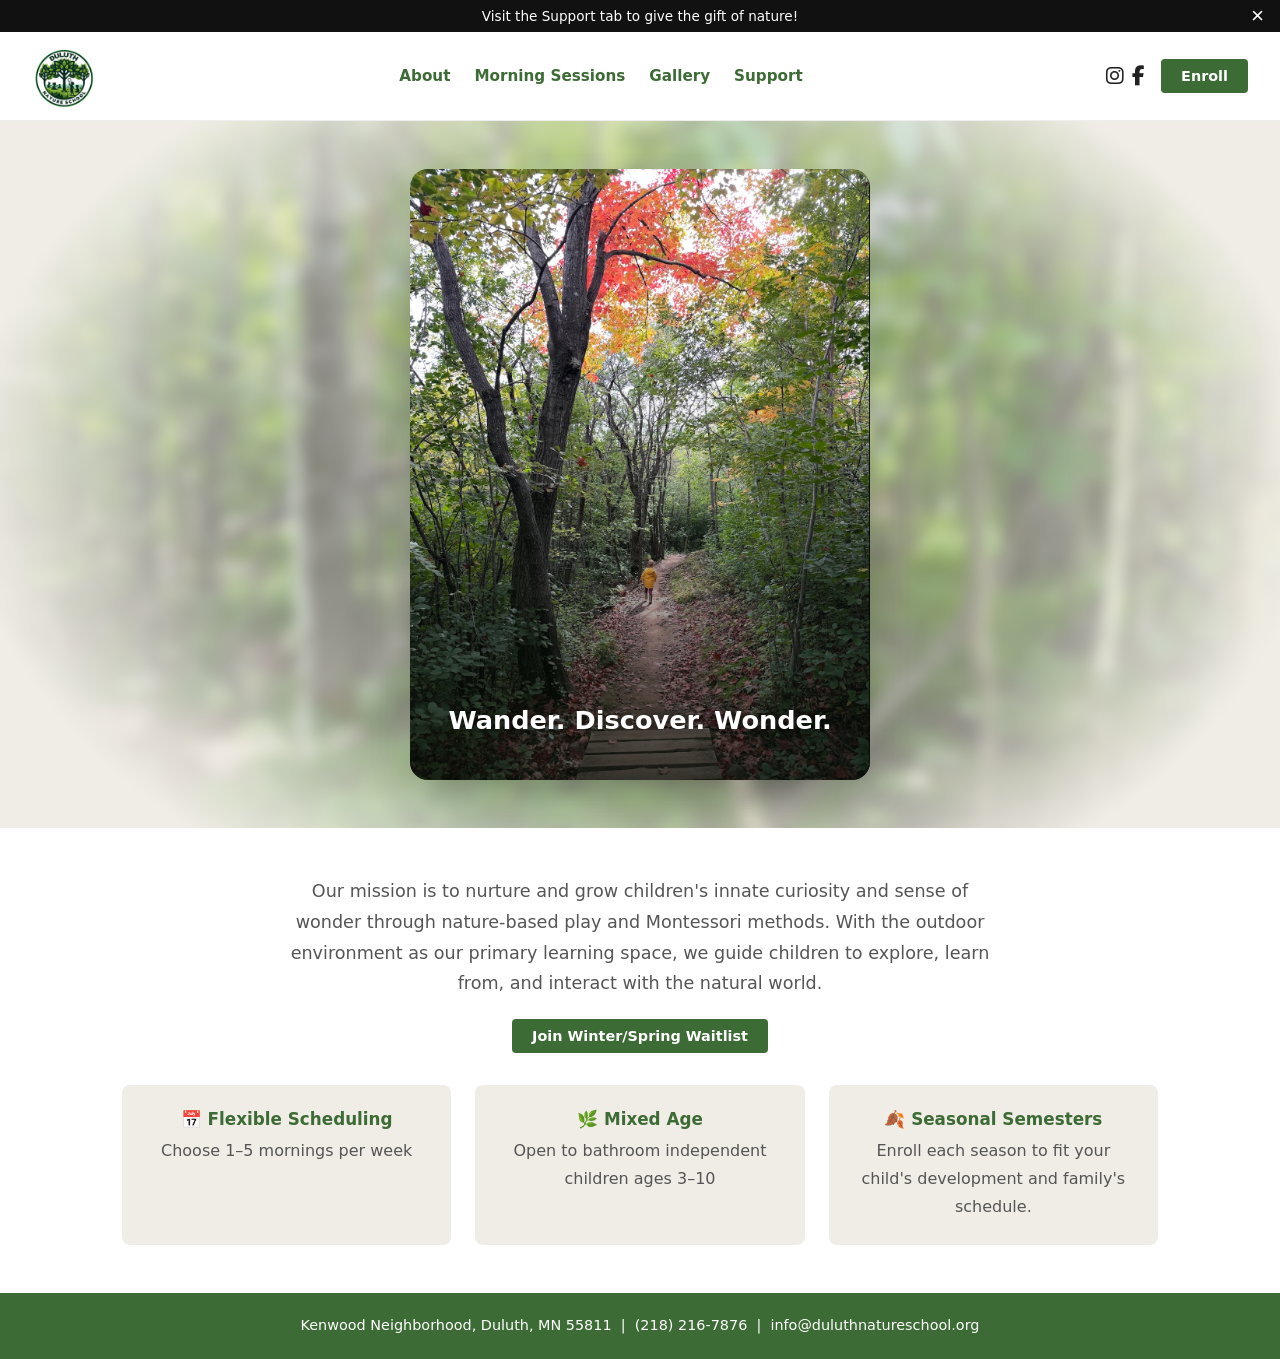
<file: index.html>
<!DOCTYPE html>
<html lang="en">
<head>
  <meta charset="UTF-8">
  <meta name="viewport" content="width=device-width, initial-scale=1.0">
  <title>Duluth Nature School — Wander. Discover. Wonder.</title>
  <meta name="description" content="Duluth Nature School offers nature-based playgroup sessions for children ages 3–10 in the Kenwood Neighborhood, Duluth, MN.">
  <link rel="stylesheet" href="css/style.css">
  <link rel="stylesheet" href="https://cdnjs.cloudflare.com/ajax/libs/font-awesome/6.5.0/css/all.min.css">
</head>
<body>

  <div class="banner">
    Visit the Support tab to give the gift of nature!
    <button class="banner-close" aria-label="Close announcement">×</button>
  </div>

  <nav>
    <div class="nav-logo">
      <a href="index.html"><img src="images/logo.png" alt="Duluth Nature School"></a>
    </div>
    <div class="nav-links">
      <a href="about.html">About</a>
      <a href="sessions.html">Morning Sessions</a>
      <!-- <a href="summer.html">Summer Sessions</a> --> <!-- hidden 2026-09; restore for next summer -->
      <a href="gallery.html">Gallery</a>
      <a href="fundraising.html">Support</a>
    </div>
    <div class="nav-right">
      <div class="nav-social">
        <a href="https://www.instagram.com/duluthnatureschool" target="_blank" rel="noopener" aria-label="Instagram"><i class="fab fa-instagram"></i></a>
        <a href="https://www.facebook.com/duluthnatureschool" target="_blank" rel="noopener" aria-label="Facebook"><i class="fab fa-facebook-f"></i></a>
      </div>
      <a href="enroll.html" class="btn">Enroll</a>
      <button class="nav-menu-btn" aria-label="Open menu">☰</button>
    </div>
  </nav>

  <section class="hero">
    <img class="hero-backdrop" src="images/gallery/forest-backdrop-deer.jpg" alt="" aria-hidden="true">
    <div class="hero-backdrop-fade" aria-hidden="true"></div>
    <div class="hero-photo">
      <img class="hero-bg" src="images/gallery/forest-path-fall.jpg" alt="Child in a yellow raincoat walking a leaf-covered forest path under fall foliage">
      <div class="hero-content">
        <h1 class="hero-title">Wander. Discover. Wonder.</h1>
      </div>
    </div>
  </section>

  <div class="section" style="text-align: center;">
    <p style="font-size:1.1rem; max-width: 720px; margin: 0 auto 1.25rem;">
      Our mission is to nurture and grow children's innate curiosity and sense of wonder through nature-based play and Montessori methods. With the outdoor environment as our primary learning space, we guide children to explore, learn from, and interact with the natural world.
    </p>
    <div style="display: flex; gap: 1rem; justify-content: center; flex-wrap: wrap;">
      <a href="https://docs.google.com/forms/d/e/1FAIpQLSct05Ln7AxzTciEl3DgCRTDCHGw_ZYd-DWiJXUZObcVWbnqHw/viewform" target="_blank" rel="noopener" class="btn">Join Winter/Spring Waitlist</a>
    </div>

    <div class="feature-grid">
      <div class="feature-card">
        <h3>📅 Flexible Scheduling</h3>
        <p>Choose 1–5 mornings per week</p>
      </div>
      <div class="feature-card">
        <h3>🌿 Mixed Age</h3>
        <p>Open to bathroom independent children ages 3–10</p>
      </div>
      <div class="feature-card">
        <h3>🍂 Seasonal Semesters</h3>
        <p>Enroll each season to fit your child's development and family's schedule.</p>
      </div>
    </div>

  </div>

  <footer>
    Kenwood Neighborhood, Duluth, MN 55811 &nbsp;|&nbsp; (218) 216-7876 &nbsp;|&nbsp;
    <a href="mailto:info@duluthnatureschool.org">info@duluthnatureschool.org</a>
  </footer>

  <script src="js/main.js"></script>
</body>
</html>
</file>
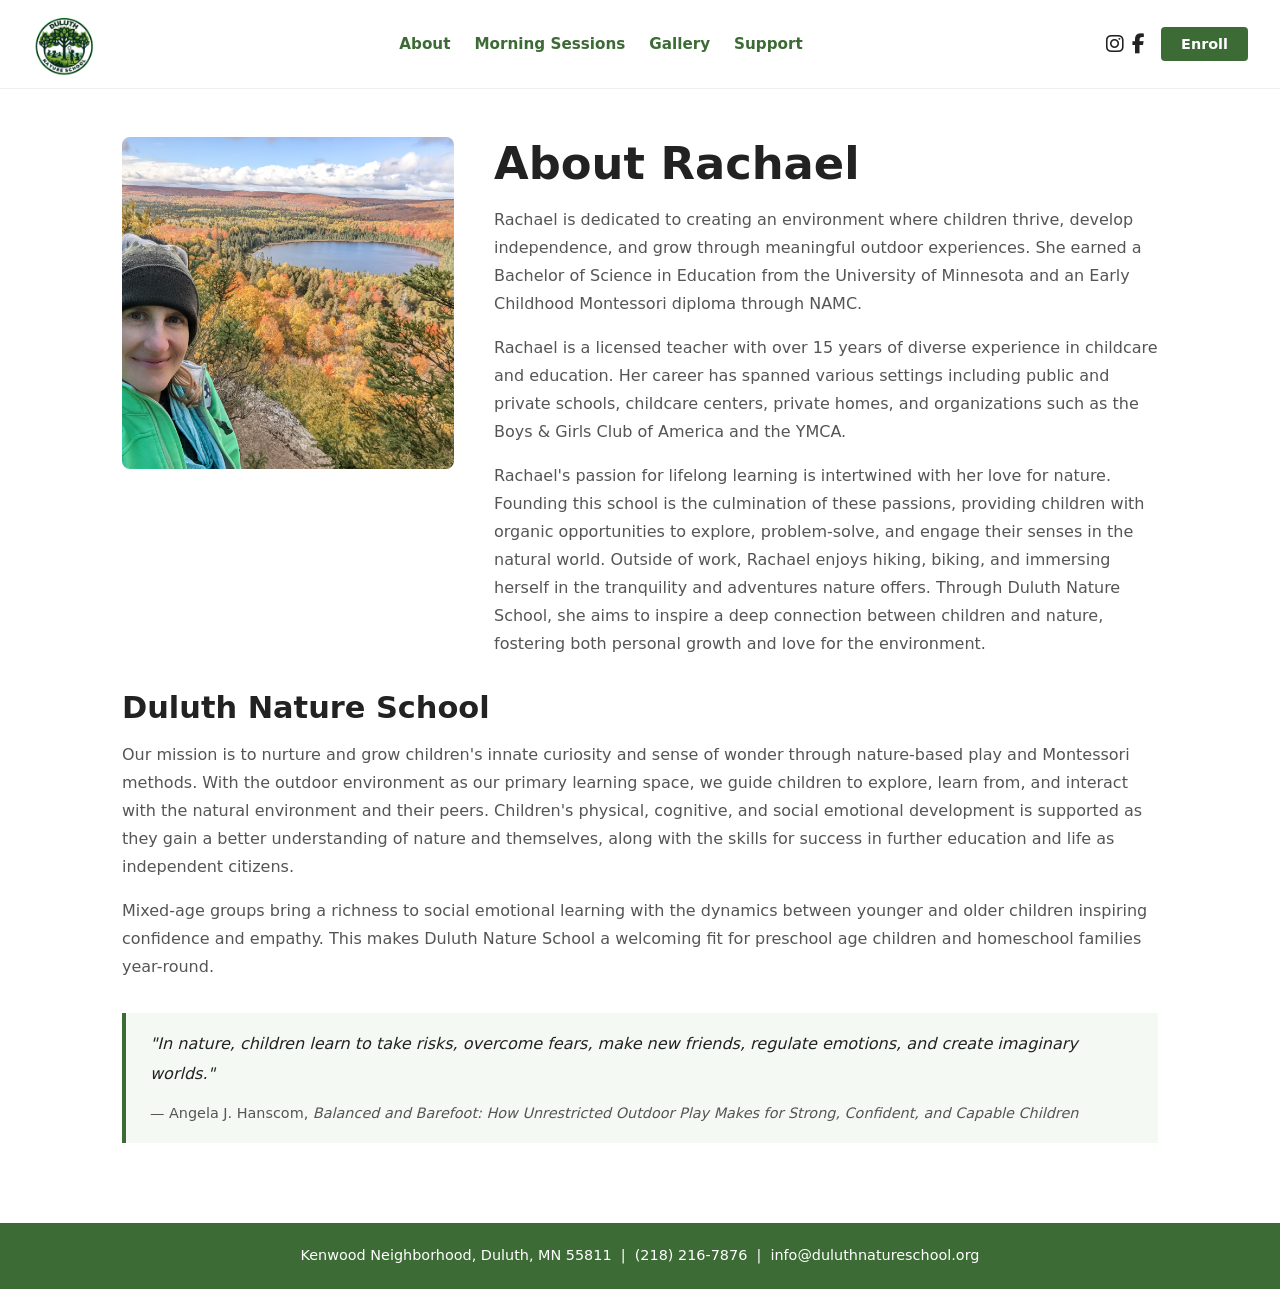
<file: about.html>
<!DOCTYPE html>
<html lang="en">
<head>
  <meta charset="UTF-8">
  <meta name="viewport" content="width=device-width, initial-scale=1.0">
  <title>About — Duluth Nature School</title>
  <meta name="description" content="Meet Rachael and learn about the mission of Duluth Nature School.">
  <link rel="stylesheet" href="css/style.css">
  <link rel="stylesheet" href="https://cdnjs.cloudflare.com/ajax/libs/font-awesome/6.5.0/css/all.min.css">
</head>
<body>

  <nav>
    <div class="nav-logo">
      <a href="index.html"><img src="images/logo.png" alt="Duluth Nature School"></a>
    </div>
    <div class="nav-links">
      <a href="about.html">About</a>
      <a href="sessions.html">Morning Sessions</a>
      <!-- <a href="summer.html">Summer Sessions</a> --> <!-- hidden 2026-09; restore for next summer -->
      <a href="gallery.html">Gallery</a>
      <a href="fundraising.html">Support</a>
    </div>
    <div class="nav-right">
      <div class="nav-social">
        <a href="https://www.instagram.com/duluthnatureschool" target="_blank" rel="noopener" aria-label="Instagram"><i class="fab fa-instagram"></i></a>
        <a href="https://www.facebook.com/duluthnatureschool" target="_blank" rel="noopener" aria-label="Facebook"><i class="fab fa-facebook-f"></i></a>
      </div>
      <a href="enroll.html" class="btn">Enroll</a>
      <button class="nav-menu-btn" aria-label="Open menu">☰</button>
    </div>
  </nav>

  <div class="section">

    <div class="about-layout">
      <img class="about-photo" src="images/aboutme.jpeg" alt="Rachael, founder of Duluth Nature School">
      <div>
        <h1>About Rachael</h1>
        <p>Rachael is dedicated to creating an environment where children thrive, develop independence, and grow through meaningful outdoor experiences. She earned a Bachelor of Science in Education from the University of Minnesota and an Early Childhood Montessori diploma through NAMC.</p>
        <p>Rachael is a licensed teacher with over 15 years of diverse experience in childcare and education. Her career has spanned various settings including public and private schools, childcare centers, private homes, and organizations such as the Boys &amp; Girls Club of America and the YMCA.</p>
        <p>Rachael's passion for lifelong learning is intertwined with her love for nature. Founding this school is the culmination of these passions, providing children with organic opportunities to explore, problem-solve, and engage their senses in the natural world. Outside of work, Rachael enjoys hiking, biking, and immersing herself in the tranquility and adventures nature offers. Through Duluth Nature School, she aims to inspire a deep connection between children and nature, fostering both personal growth and love for the environment.</p>
      </div>
    </div>

    <h2>Duluth Nature School</h2>
    <p>Our mission is to nurture and grow children's innate curiosity and sense of wonder through nature-based play and Montessori methods. With the outdoor environment as our primary learning space, we guide children to explore, learn from, and interact with the natural environment and their peers. Children's physical, cognitive, and social emotional development is supported as they gain a better understanding of nature and themselves, along with the skills for success in further education and life as independent citizens.</p>

    <p>Mixed-age groups bring a richness to social emotional learning with the dynamics between younger and older children inspiring confidence and empathy. This makes Duluth Nature School a welcoming fit for preschool age children and homeschool families year-round.</p>

    <blockquote class="blockquote">
      "In nature, children learn to take risks, overcome fears, make new friends, regulate emotions, and create imaginary worlds."
      <cite>— Angela J. Hanscom, <em>Balanced and Barefoot: How Unrestricted Outdoor Play Makes for Strong, Confident, and Capable Children</em></cite>
    </blockquote>

  </div>

  <footer>
    Kenwood Neighborhood, Duluth, MN 55811 &nbsp;|&nbsp; (218) 216-7876 &nbsp;|&nbsp;
    <a href="mailto:info@duluthnatureschool.org">info@duluthnatureschool.org</a>
  </footer>

  <script src="js/main.js"></script>
</body>
</html>
</file>
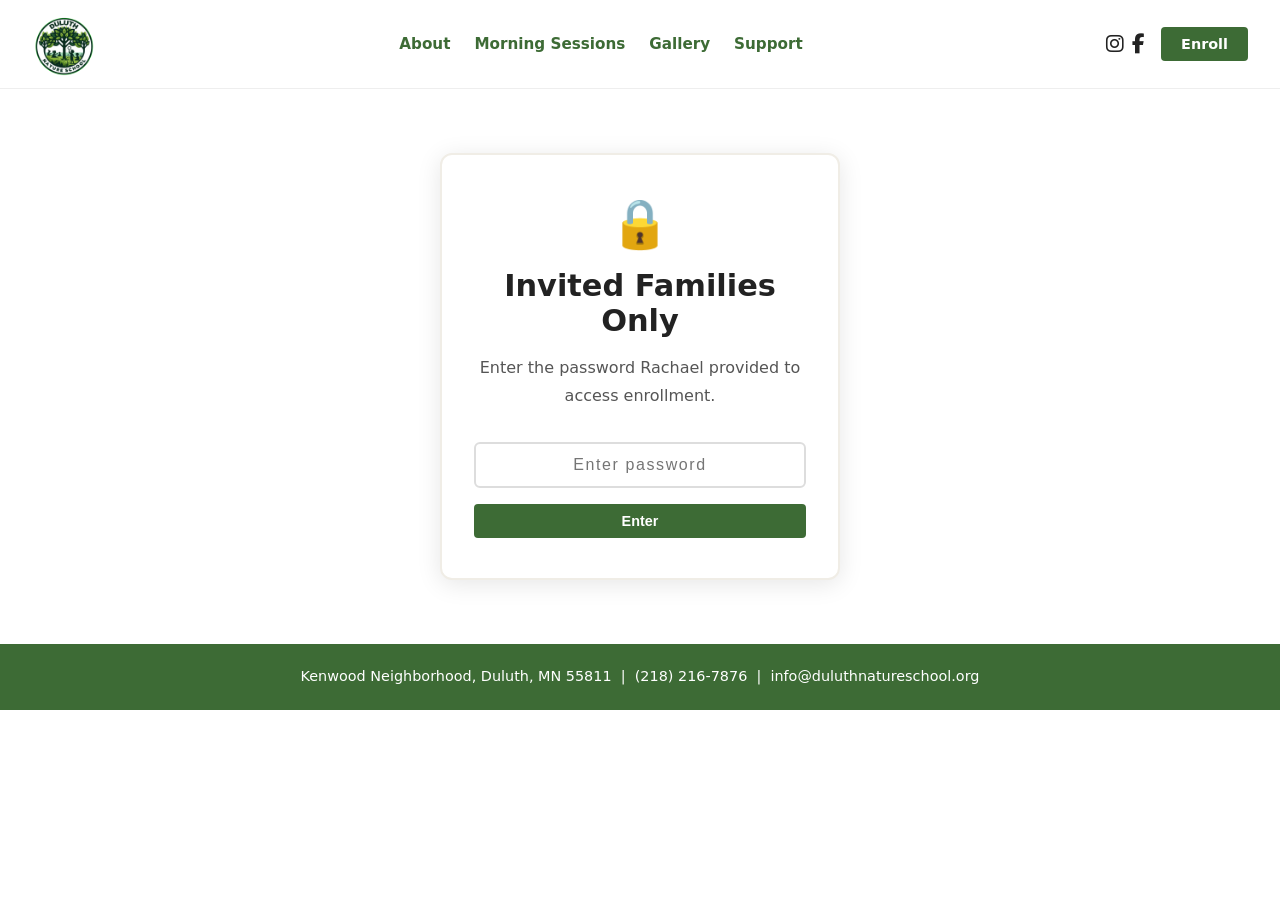
<file: enroll.html>
<!DOCTYPE html>
<html lang="en">
<head>
  <meta charset="UTF-8">
  <meta name="viewport" content="width=device-width, initial-scale=1.0">
  <title>Enroll — Duluth Nature School</title>
  <link rel="stylesheet" href="css/style.css">
  <link rel="stylesheet" href="https://cdnjs.cloudflare.com/ajax/libs/font-awesome/6.5.0/css/all.min.css">
</head>
<body>

  <nav>
    <div class="nav-logo">
      <a href="index.html"><img src="images/logo.png" alt="Duluth Nature School"></a>
    </div>
    <div class="nav-links">
      <a href="about.html">About</a>
      <a href="sessions.html">Morning Sessions</a>
      <!-- <a href="summer.html">Summer Sessions</a> --> <!-- hidden 2026-09; restore for next summer -->
      <a href="gallery.html">Gallery</a>
      <a href="fundraising.html">Support</a>
    </div>
    <div class="nav-right">
      <div class="nav-social">
        <a href="https://www.instagram.com/duluthnatureschool" target="_blank" rel="noopener" aria-label="Instagram"><i class="fab fa-instagram"></i></a>
        <a href="https://www.facebook.com/duluthnatureschool" target="_blank" rel="noopener" aria-label="Facebook"><i class="fab fa-facebook-f"></i></a>
      </div>
      <a href="enroll.html" class="btn">Enroll</a>
      <button class="nav-menu-btn" aria-label="Open menu">☰</button>
    </div>
  </nav>

  <!-- PASSWORD GATE -->
  <div id="password-gate" class="password-gate">
    <div class="lock-icon">🔒</div>
    <h2>Invited Families Only</h2>
    <p style="color: var(--text-light); margin-top: 0.5rem;">Enter the password Rachael provided to access enrollment.</p>
    <input
      type="password"
      id="password-input"
      class="password-input"
      placeholder="Enter password"
      autocomplete="off"
    >
    <button id="password-btn" class="btn" style="width: 100%;">Enter</button>
    <p id="password-error" class="password-error">Incorrect password. Please try again.</p>
  </div>

  <!-- ENROLLMENT CONTENT (hidden until password entered) -->
  <div id="enroll-content" class="enroll-content">

    <div class="section">
      <h1>Enrollment</h1>
      <p>Welcome! Please complete the steps below: fill out the enrollment form with your preferred schedule, then pay your $125 deposit to hold your spot. We'll follow up with a custom tuition invoice once your schedule and session availability are confirmed.</p>

      <p style="margin-top: 0.75rem;">Enrollment below is for the Fall 2026 semester. Interested in Winter or Spring? Currently enrolled students will be placed first, with remaining spots filled from the waitlist. <a href="https://docs.google.com/forms/d/e/1FAIpQLSct05Ln7AxzTciEl3DgCRTDCHGw_ZYd-DWiJXUZObcVWbnqHw/viewform" target="_blank" rel="noopener">Join the Winter/Spring Waitlist →</a></p>

      <!-- STEP 1: ENROLLMENT FORM -->
      <h2 style="margin-top: 2rem;">Step 1: Enrollment Form</h2>
      <div class="form-section">
        <form action="https://formspree.io/f/xdayrepn" method="POST">

          <div class="form-group">
            <label class="form-label" for="parent-name">Parent / Guardian Name *</label>
            <input class="form-input" type="text" id="parent-name" name="parent_name" required>
          </div>

          <div class="form-group">
            <label class="form-label" for="phone">Phone Number *</label>
            <input class="form-input" type="tel" id="phone" name="phone" required>
          </div>

          <div class="form-group">
            <label class="form-label" for="email">Email Address *</label>
            <input class="form-input" type="email" id="email" name="email" required>
          </div>

          <div class="form-group">
            <label class="form-label" for="child-name">Child's Name *</label>
            <input class="form-input" type="text" id="child-name" name="child_name" required>
          </div>

          <div class="form-group">
            <label class="form-label" for="child-dob">Child's Date of Birth *</label>
            <input class="form-input" type="date" id="child-dob" name="child_dob" required>
          </div>

          <div class="form-group">
            <label class="form-label">Semester Enrolling For</label>
            <p style="margin: 0.25rem 0 0;">Fall 2026 (Sep 14 – Dec 17)</p>
            <input type="hidden" name="semester" value="Fall 2026">
          </div>

          <div class="form-group">
            <label class="form-label">Morning Session Days (8:30–11:30am)</label>
            <div class="checkbox-group">
              <label class="checkbox-label">
                <input type="checkbox" name="morning_days" value="Monday"> Monday
              </label>
              <label class="checkbox-label">
                <input type="checkbox" name="morning_days" value="Tuesday"> Tuesday
              </label>
              <label class="checkbox-label">
                <input type="checkbox" name="morning_days" value="Wednesday"> Wednesday
              </label>
              <label class="checkbox-label">
                <input type="checkbox" name="morning_days" value="Thursday"> Thursday
              </label>
              <label class="checkbox-label">
                <input type="checkbox" name="morning_days" value="Friday"> Friday
              </label>
            </div>
          </div>

          <button type="submit" class="btn" style="margin-top: 0.5rem;">Submit Enrollment Form</button>
        </form>
      </div>

      <!-- STEP 2: PAY DEPOSIT -->
      <h2 style="margin-top: 3rem;">Step 2: Pay $125 Deposit</h2>
      <p>New to Duluth Nature School? Pay your $125 deposit to hold your child's spot — it will be credited toward your tuition payment for the semester. You'll be taken to a secure Stripe payment page.</p>
      <a href="https://buy.stripe.com/aFafZigwG3XXcVe6aU2go04" class="btn" style="margin-bottom: 1.5rem;" target="_blank" rel="noopener">Pay $125 Deposit</a>

      <!-- STEP 3: PAY TUITION -->
      <h2 style="margin-top: 3rem;">Step 3: Pay Tuition</h2>
      <p>Tuition is billed per day at <strong>$40/day</strong> based on your confirmed schedule. Once your schedule and session availability are confirmed, we'll send a custom invoice for the semester with your $125 deposit already credited. Enrolling more than one child? You'll pay separately for each child: full price for your first child, and 30% off for each additional child. Tuition is due two weeks before your semester begins.</p>

    </div>
  </div>

  <footer>
    Kenwood Neighborhood, Duluth, MN 55811 &nbsp;|&nbsp; (218) 216-7876 &nbsp;|&nbsp;
    <a href="mailto:info@duluthnatureschool.org">info@duluthnatureschool.org</a>
  </footer>

  <script src="js/main.js"></script>
</body>
</html>
</file>
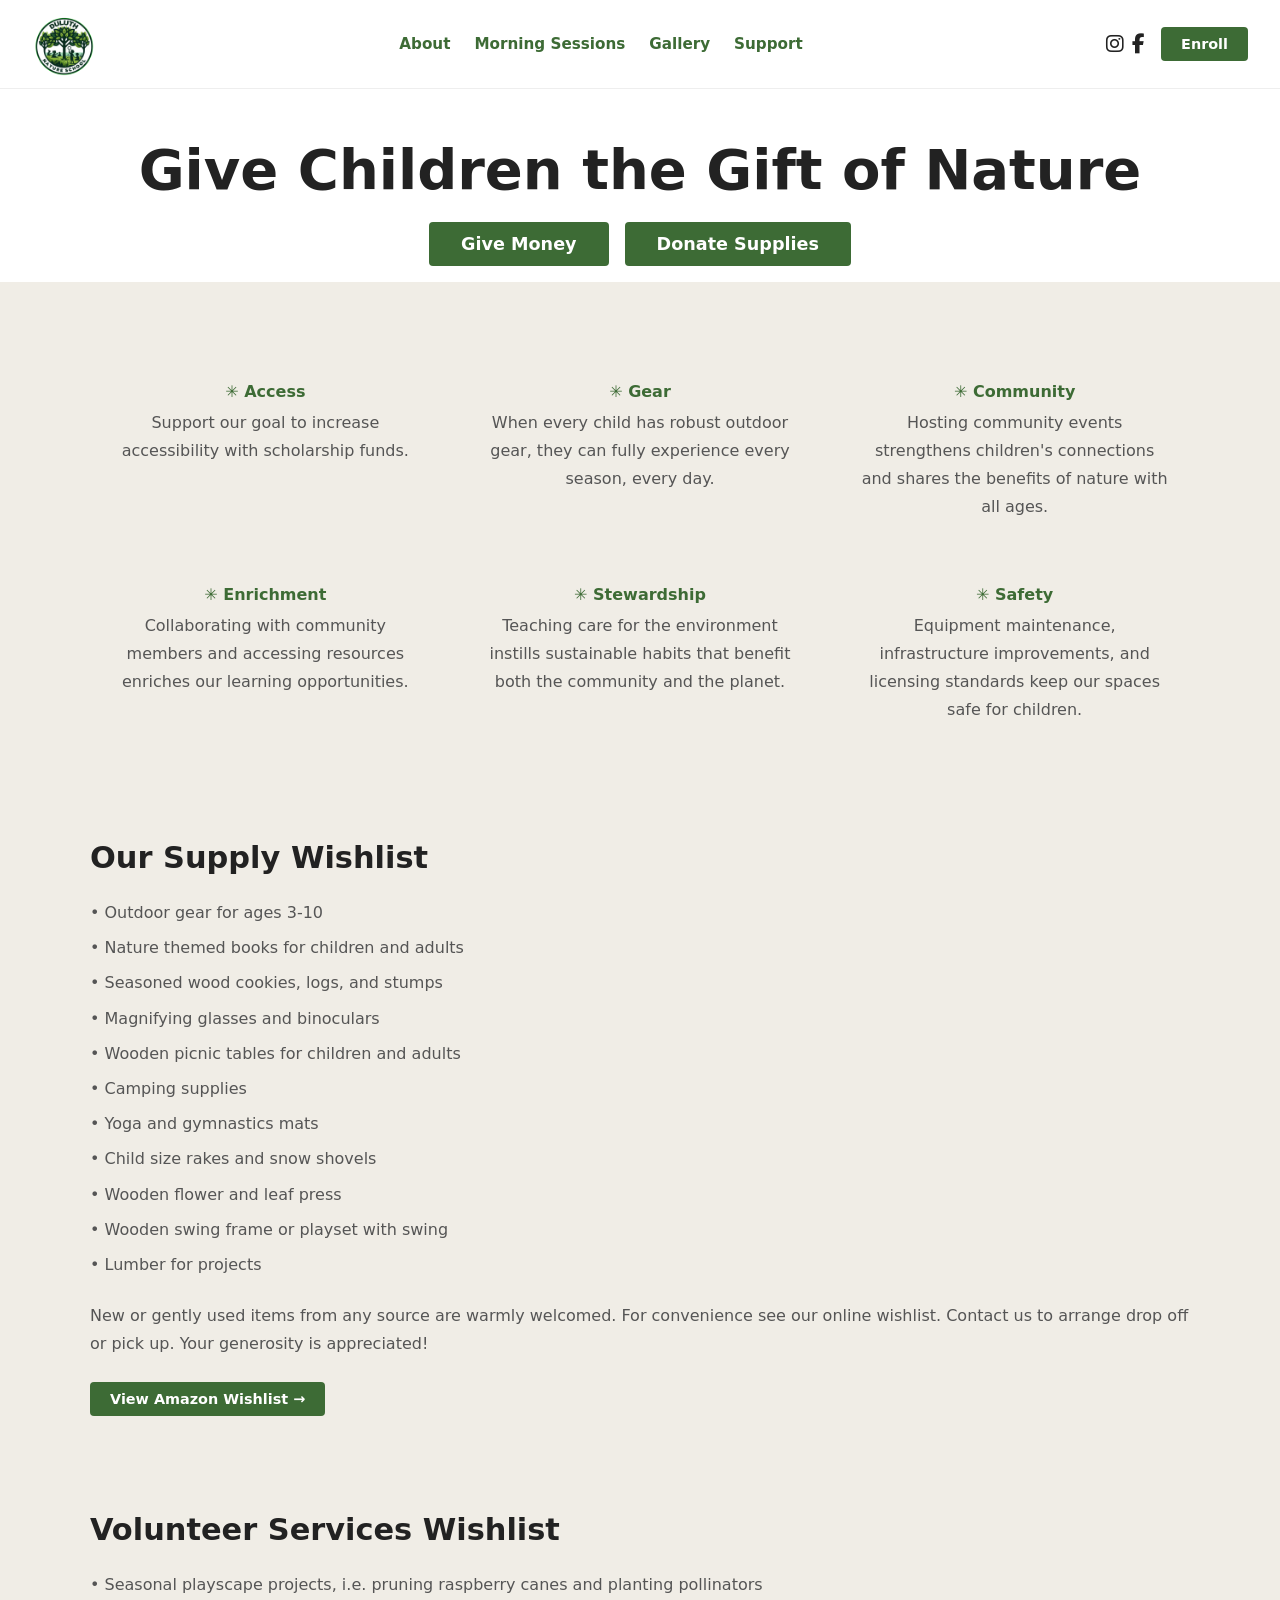
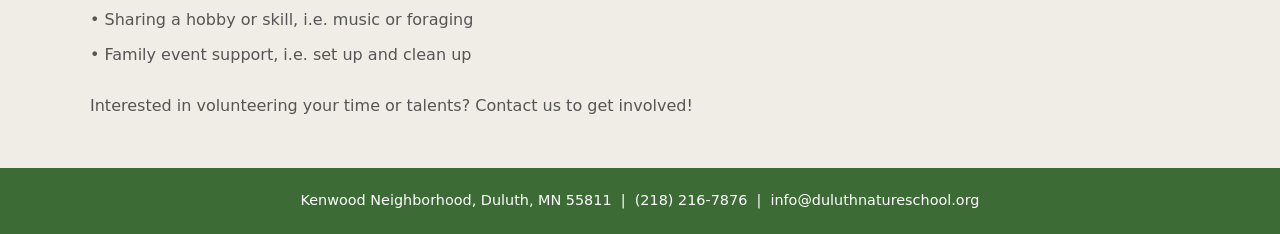
<file: fundraising.html>
<!DOCTYPE html>
<html lang="en">
<head>
  <meta charset="UTF-8">
  <meta name="viewport" content="width=device-width, initial-scale=1.0">
  <title>Support — Duluth Nature School</title>
  <meta name="description" content="Support nature education for children in Duluth. Your donation helps with access, gear, community, and more.">
  <link rel="stylesheet" href="css/style.css">
  <link rel="stylesheet" href="https://cdnjs.cloudflare.com/ajax/libs/font-awesome/6.5.0/css/all.min.css">
</head>
<body>

  <nav>
    <div class="nav-logo">
      <a href="index.html"><img src="images/logo.png" alt="Duluth Nature School"></a>
    </div>
    <div class="nav-links">
      <a href="about.html">About</a>
      <a href="sessions.html">Morning Sessions</a>
      <!-- <a href="summer.html">Summer Sessions</a> --> <!-- hidden 2026-09; restore for next summer -->
      <a href="gallery.html">Gallery</a>
      <a href="fundraising.html">Support</a>
    </div>
    <div class="nav-right">
      <div class="nav-social">
        <a href="https://www.instagram.com/duluthnatureschool" target="_blank" rel="noopener" aria-label="Instagram"><i class="fab fa-instagram"></i></a>
        <a href="https://www.facebook.com/duluthnatureschool" target="_blank" rel="noopener" aria-label="Facebook"><i class="fab fa-facebook-f"></i></a>
      </div>
      <a href="enroll.html" class="btn">Enroll</a>
      <button class="nav-menu-btn" aria-label="Open menu">☰</button>
    </div>
  </nav>

  <div class="fundraising-hero">
    <h1>Give Children the Gift of Nature</h1>
    <div style="display: flex; gap: 1rem; justify-content: center; flex-wrap: wrap; margin-top: 1.25rem;">
      <a href="https://buy.stripe.com/5kQ28sfsC6654oI6aU2go00" target="_blank" rel="noopener" class="btn" style="font-size: 1.1rem; padding: 0.75rem 2rem;">Give Money</a>
      <a href="#wishlist" class="btn" style="font-size: 1.1rem; padding: 0.75rem 2rem;">Donate Supplies</a>
    </div>
  </div>

  <div class="section-sage">
    <div class="section-inner">
      <div class="why-grid">
        <div class="why-card">
          <h3>✳ Access</h3>
          <p>Support our goal to increase accessibility with scholarship funds.</p>
        </div>
        <div class="why-card">
          <h3>✳ Gear</h3>
          <p>When every child has robust outdoor gear, they can fully experience every season, every day.</p>
        </div>
        <div class="why-card">
          <h3>✳ Community</h3>
          <p>Hosting community events strengthens children's connections and shares the benefits of nature with all ages.</p>
        </div>
        <div class="why-card">
          <h3>✳ Enrichment</h3>
          <p>Collaborating with community members and accessing resources enriches our learning opportunities.</p>
        </div>
        <div class="why-card">
          <h3>✳ Stewardship</h3>
          <p>Teaching care for the environment instills sustainable habits that benefit both the community and the planet.</p>
        </div>
        <div class="why-card">
          <h3>✳ Safety</h3>
          <p>Equipment maintenance, infrastructure improvements, and licensing standards keep our spaces safe for children.</p>
        </div>
      </div>
    </div>
  </div>


  <div class="section-sage" id="wishlist">
    <div class="section-inner">
      <h2>Our Supply Wishlist</h2>
      <ul style="list-style: none; padding: 0; margin: 1.25rem 0; line-height: 2.2; color: var(--text-light);">
        <li>• Outdoor gear for ages 3-10</li>
        <li>• Nature themed books for children and adults</li>
        <li>• Seasoned wood cookies, logs, and stumps</li>
        <li>• Magnifying glasses and binoculars</li>
        <li>• Wooden picnic tables for children and adults</li>
        <li>• Camping supplies</li>
        <li>• Yoga and gymnastics mats</li>
        <li>• Child size rakes and snow shovels</li>
        <li>• Wooden flower and leaf press</li>
        <li>• Wooden swing frame or playset with swing</li>
        <li>• Lumber for projects</li>
      </ul>
      <p>New or gently used items from any source are warmly welcomed. For convenience see our online wishlist. Contact us to arrange drop off or pick up. Your generosity is appreciated!</p>
      <a href="https://www.amazon.com/hz/wishlist/ls/1C712RSQ2XC1V?ref_=wl_share" target="_blank" rel="noopener" class="btn" style="margin-top: 0.5rem;">View Amazon Wishlist →</a>
    </div>
  </div>

  <div class="section-sage" id="volunteer">
    <div class="section-inner">
      <h2>Volunteer Services Wishlist</h2>
      <ul style="list-style: none; padding: 0; margin: 1.25rem 0; line-height: 2.2; color: var(--text-light);">
        <li>• Seasonal playscape projects, i.e. pruning raspberry canes and planting pollinators</li>
        <li>• Sharing a hobby or skill, i.e. music or foraging</li>
        <li>• Family event support, i.e. set up and clean up</li>
      </ul>
      <p>Interested in volunteering your time or talents? Contact us to get involved!</p>
    </div>
  </div>

  <footer>
    Kenwood Neighborhood, Duluth, MN 55811 &nbsp;|&nbsp; (218) 216-7876 &nbsp;|&nbsp;
    <a href="mailto:info@duluthnatureschool.org">info@duluthnatureschool.org</a>
  </footer>

  <script src="js/main.js"></script>
</body>
</html>
</file>
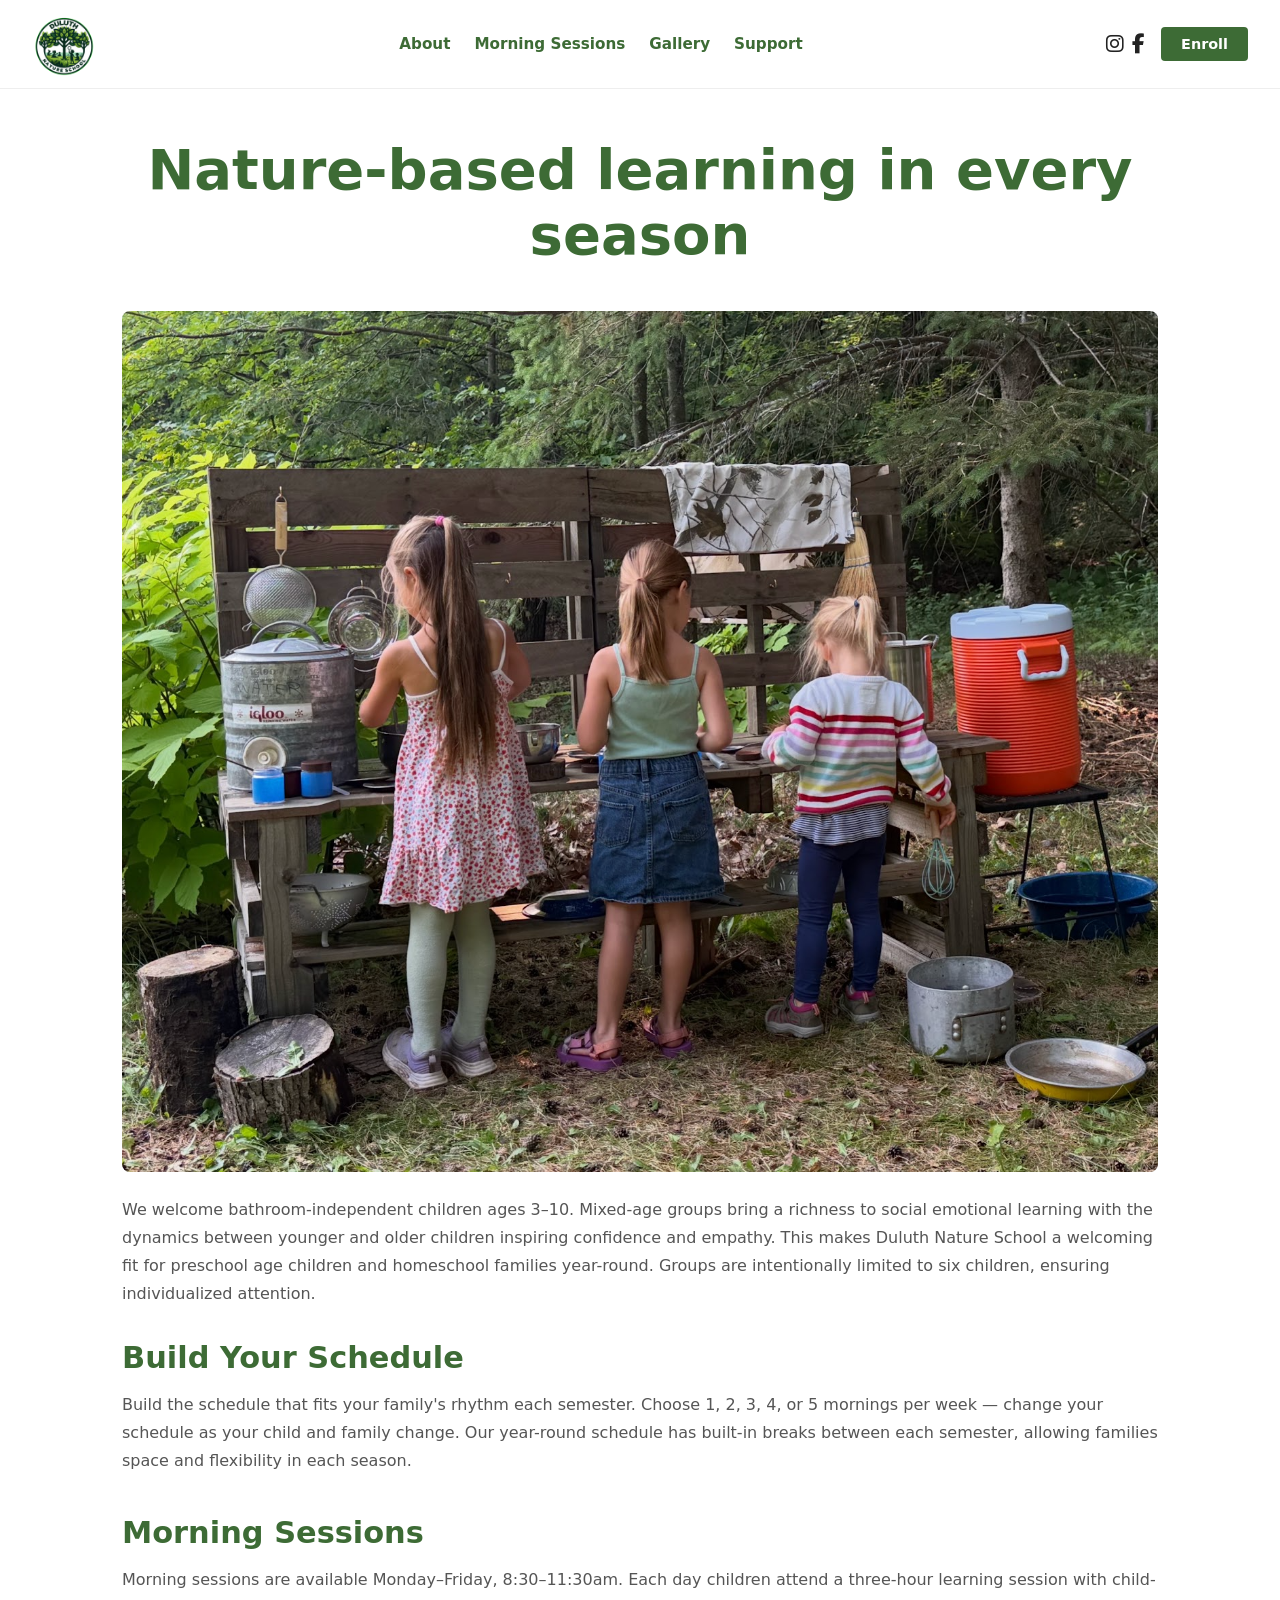
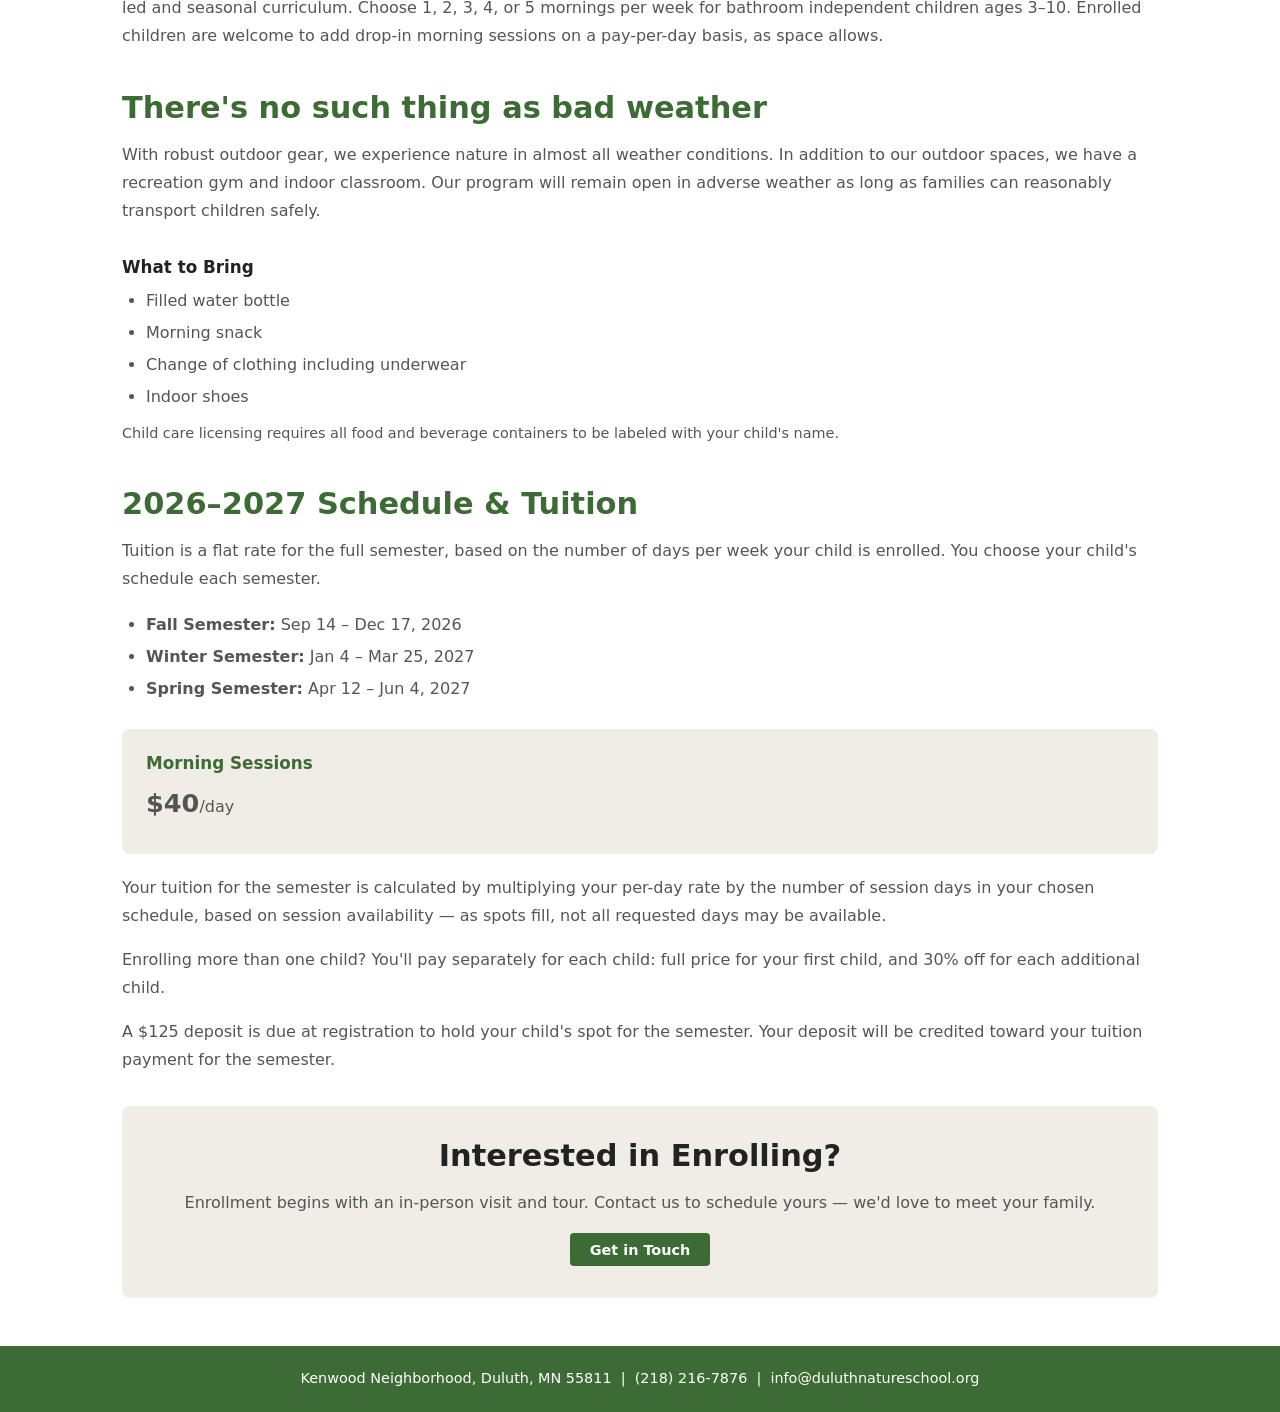
<file: homeschool.html>
<!DOCTYPE html>
<html lang="en">
<head>
  <meta charset="UTF-8">
  <meta http-equiv="refresh" content="0; url=sessions.html">
  <link rel="canonical" href="sessions.html">
  <title>Morning Sessions — Duluth Nature School</title>
</head>
<body>
  <p>This page has moved. Redirecting to <a href="sessions.html">Morning Sessions</a>...</p>
</body>
</html>
</file>
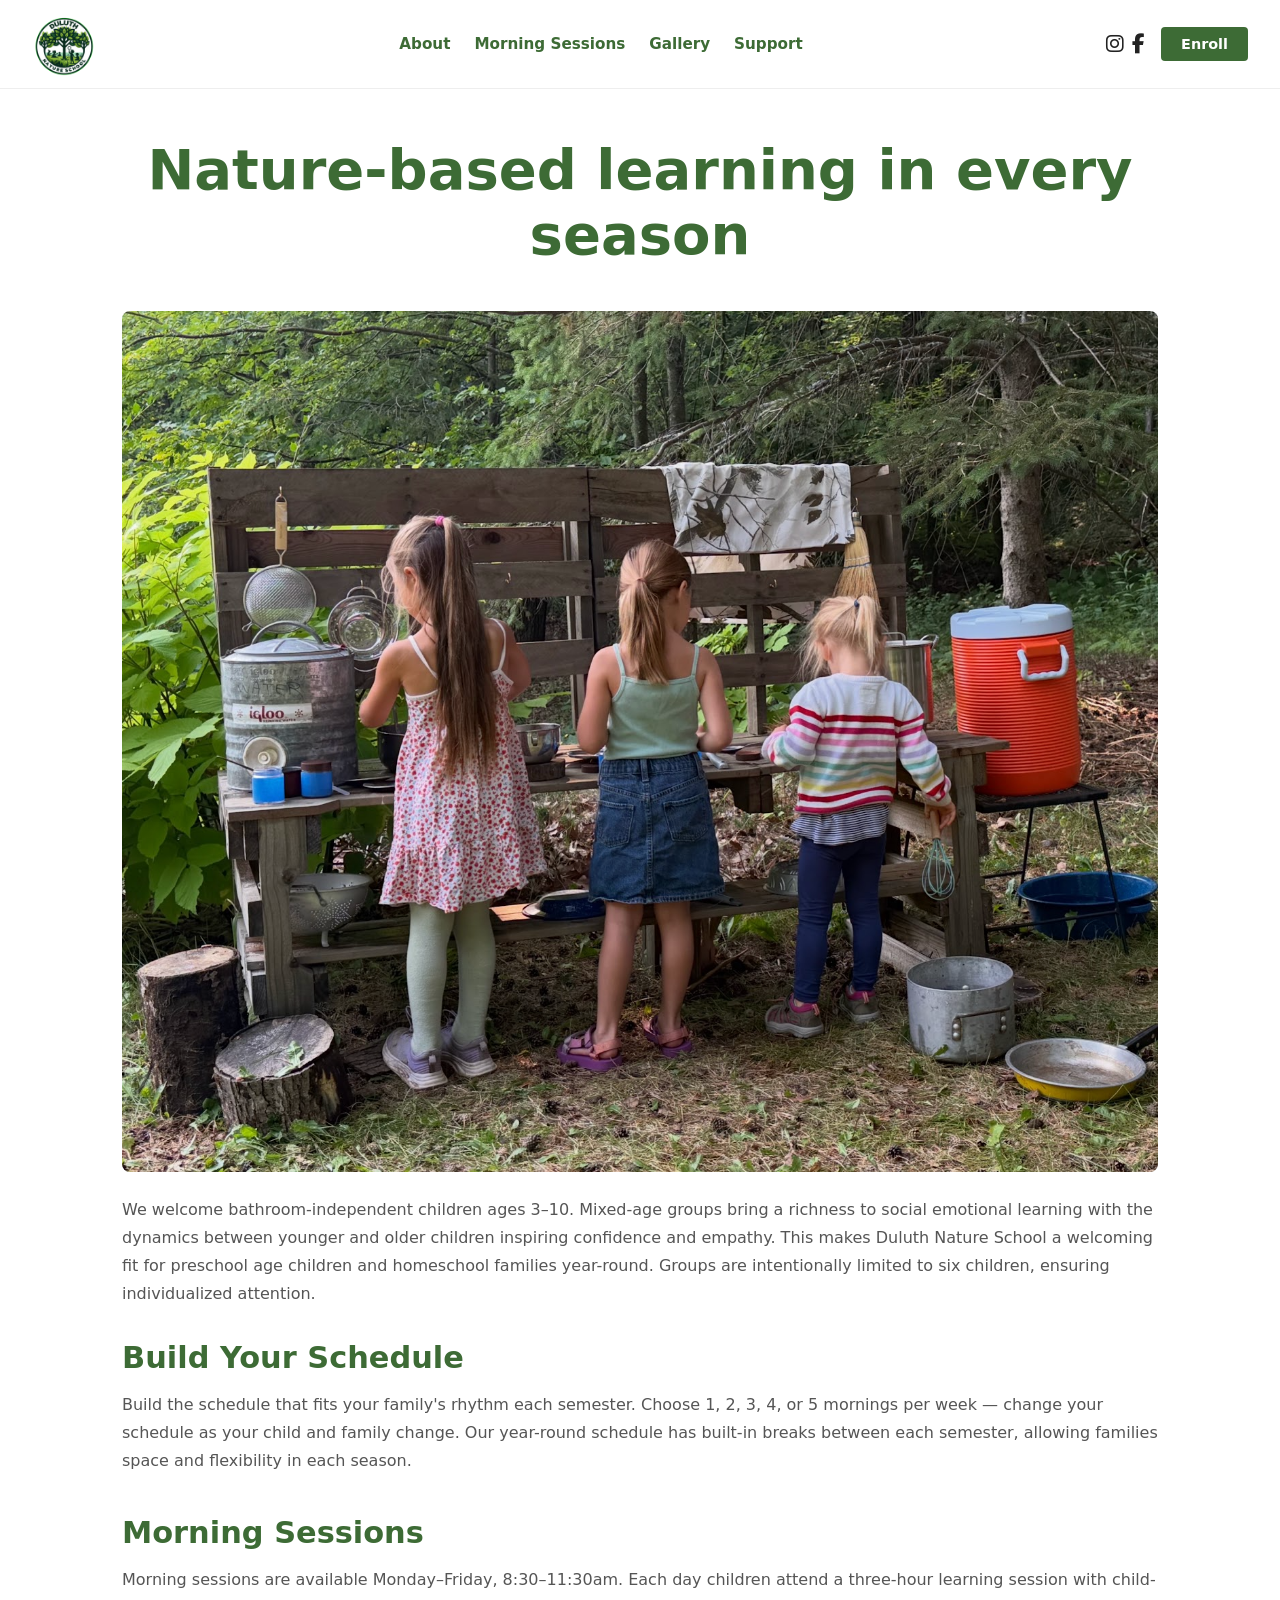
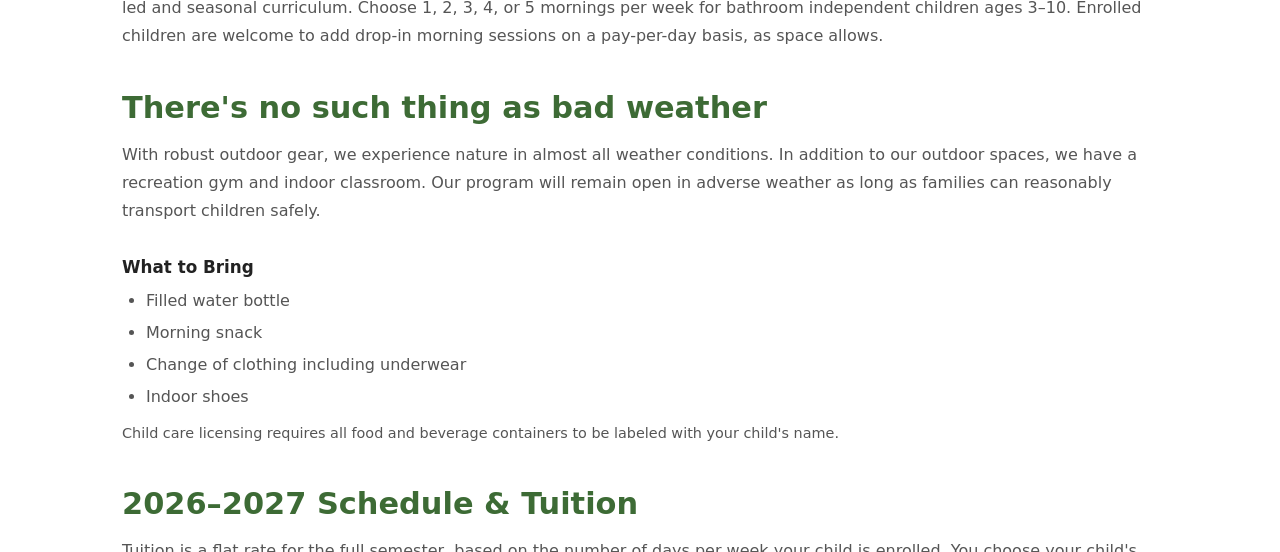
<file: mornings.html>
<!DOCTYPE html>
<html lang="en">
<head>
  <meta charset="UTF-8">
  <meta http-equiv="refresh" content="0; url=sessions.html#morning-sessions">
  <link rel="canonical" href="sessions.html#morning-sessions">
  <title>Morning Sessions — Duluth Nature School</title>
</head>
<body>
  <p>This page has moved. Redirecting to <a href="sessions.html#morning-sessions">Morning Sessions</a>...</p>
</body>
</html>
</file>
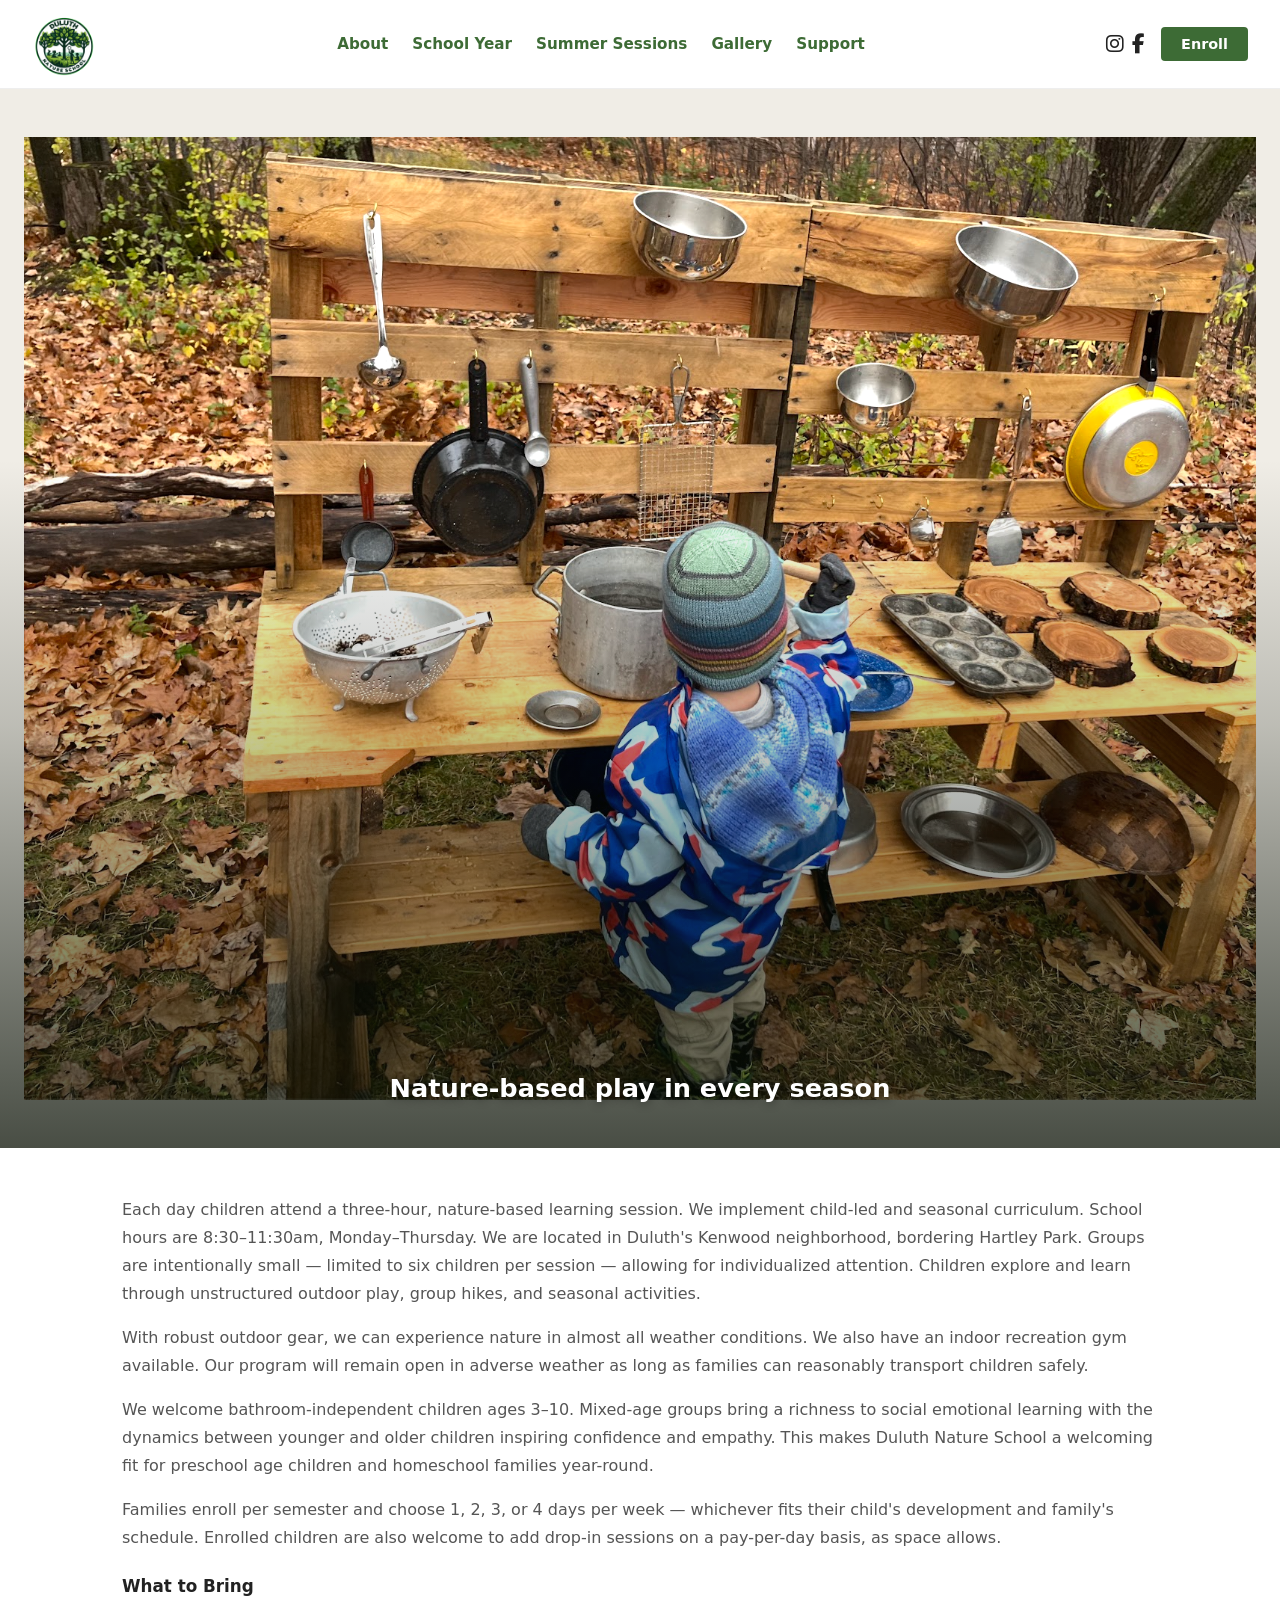
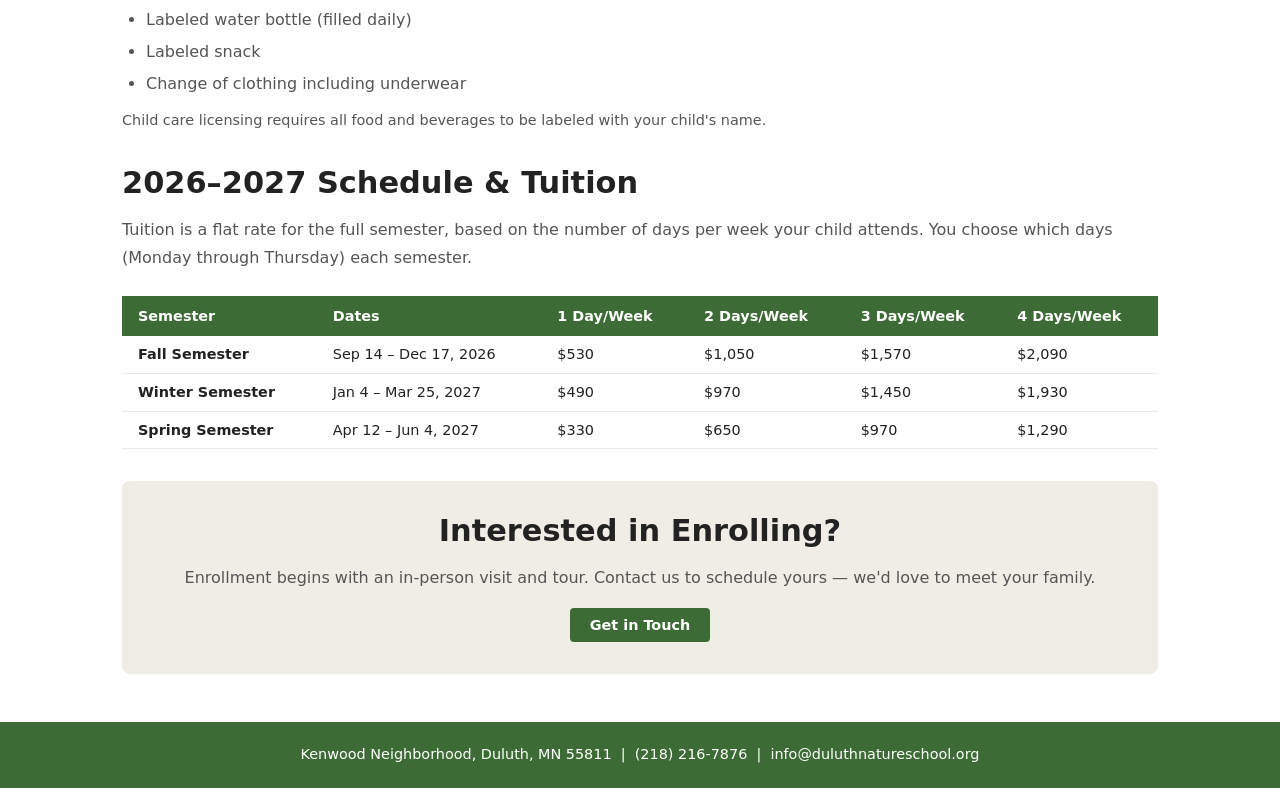
<file: playgroups.html>
<!DOCTYPE html>
<html lang="en">
<head>
  <meta charset="UTF-8">
  <meta name="viewport" content="width=device-width, initial-scale=1.0">
  <title>School Year — Duluth Nature School</title>
  <meta name="description" content="Nature-based playgroup sessions for children ages 3–10, Monday–Thursday mornings. View schedule and tuition pricing.">
  <link rel="stylesheet" href="css/style.css">
  <link rel="stylesheet" href="https://cdnjs.cloudflare.com/ajax/libs/font-awesome/6.5.0/css/all.min.css">
</head>
<body>

  <nav>
    <div class="nav-logo">
      <a href="index.html"><img src="images/logo.png" alt="Duluth Nature School"></a>
    </div>
    <div class="nav-links">
      <a href="about.html">About</a>
      <a href="playgroups.html">School Year</a>
      <a href="summer.html">Summer Sessions</a>
      <a href="gallery.html">Gallery</a>
      <a href="fundraising.html">Support</a>
    </div>
    <div class="nav-right">
      <div class="nav-social">
        <a href="https://www.instagram.com/duluthnatureschool" target="_blank" rel="noopener" aria-label="Instagram"><i class="fab fa-instagram"></i></a>
        <a href="https://www.facebook.com/duluthnatureschool" target="_blank" rel="noopener" aria-label="Facebook"><i class="fab fa-facebook-f"></i></a>
      </div>
      <a href="enroll.html" class="btn">Enroll</a>
      <button class="nav-menu-btn" aria-label="Open menu">☰</button>
    </div>
  </nav>

  <section class="hero" style="min-height: 280px;">
    <img class="hero-bg" src="images/gallery/mudkitchen2.png" alt="Child playing at an outdoor mud kitchen">
    <div class="hero-content">
      <h1 class="hero-title">Nature-based play in every season</h1>
    </div>
  </section>

  <div class="section">

    <p>Each day children attend a three-hour, nature-based learning session. We implement child-led and seasonal curriculum. School hours are 8:30–11:30am, Monday–Thursday. We are located in Duluth's Kenwood neighborhood, bordering Hartley Park. Groups are intentionally small — limited to six children per session — allowing for individualized attention. Children explore and learn through unstructured outdoor play, group hikes, and seasonal activities.</p>
    <p>With robust outdoor gear, we can experience nature in almost all weather conditions. We also have an indoor recreation gym available. Our program will remain open in adverse weather as long as families can reasonably transport children safely.</p>
    <p>We welcome bathroom-independent children ages 3–10. Mixed-age groups bring a richness to social emotional learning with the dynamics between younger and older children inspiring confidence and empathy. This makes Duluth Nature School a welcoming fit for preschool age children and homeschool families year-round.</p>
    <p>Families enroll per semester and choose 1, 2, 3, or 4 days per week — whichever fits their child's development and family's schedule. Enrolled children are also welcome to add drop-in sessions on a pay-per-day basis, as space allows.</p>
    <h3 style="margin-top: 1.5rem;">What to Bring</h3>
    <ul style="margin: 0.5rem 0 0.5rem 1.5rem; line-height: 2; color: var(--text-light);">
      <li>Labeled water bottle (filled daily)</li>
      <li>Labeled snack</li>
      <li>Change of clothing including underwear</li>
    </ul>
    <p style="font-size: 0.9rem; color: var(--text-light);">Child care licensing requires all food and beverages to be labeled with your child's name.</p>

    <h2 style="margin-top: 2rem;">2026–2027 Schedule &amp; Tuition</h2>
    <p>Tuition is a flat rate for the full semester, based on the number of days per week your child attends. You choose which days (Monday through Thursday) each semester.</p>

    <div class="table-wrap">
      <table class="price-table">
        <thead>
          <tr>
            <th>Semester</th>
            <th>Dates</th>
            <th>1 Day/Week</th>
            <th>2 Days/Week</th>
            <th>3 Days/Week</th>
            <th>4 Days/Week</th>
          </tr>
        </thead>
        <tbody>
          <tr>
            <td><strong>Fall Semester</strong></td>
            <td>Sep 14 – Dec 17, 2026</td>
            <td>$530</td>
            <td>$1,050</td>
            <td>$1,570</td>
            <td>$2,090</td>
          </tr>
          <tr>
            <td><strong>Winter Semester</strong></td>
            <td>Jan 4 – Mar 25, 2027</td>
            <td>$490</td>
            <td>$970</td>
            <td>$1,450</td>
            <td>$1,930</td>
          </tr>
          <tr>
            <td><strong>Spring Semester</strong></td>
            <td>Apr 12 – Jun 4, 2027</td>
            <td>$330</td>
            <td>$650</td>
            <td>$970</td>
            <td>$1,290</td>
          </tr>
        </tbody>
      </table>
    </div>

    <div style="background: var(--sage); border-radius: 8px; padding: 2rem; text-align: center; margin-top: 2rem;">
      <h2>Interested in Enrolling?</h2>
      <p>Enrollment begins with an in-person visit and tour. Contact us to schedule yours — we'd love to meet your family.</p>
      <a href="mailto:info@duluthnatureschool.org" class="btn">Get in Touch</a>
    </div>

  </div>

  <footer>
    Kenwood Neighborhood, Duluth, MN 55811 &nbsp;|&nbsp; (218) 216-7876 &nbsp;|&nbsp;
    <a href="mailto:info@duluthnatureschool.org">info@duluthnatureschool.org</a>
  </footer>

  <script src="js/main.js"></script>
</body>
</html>
</file>
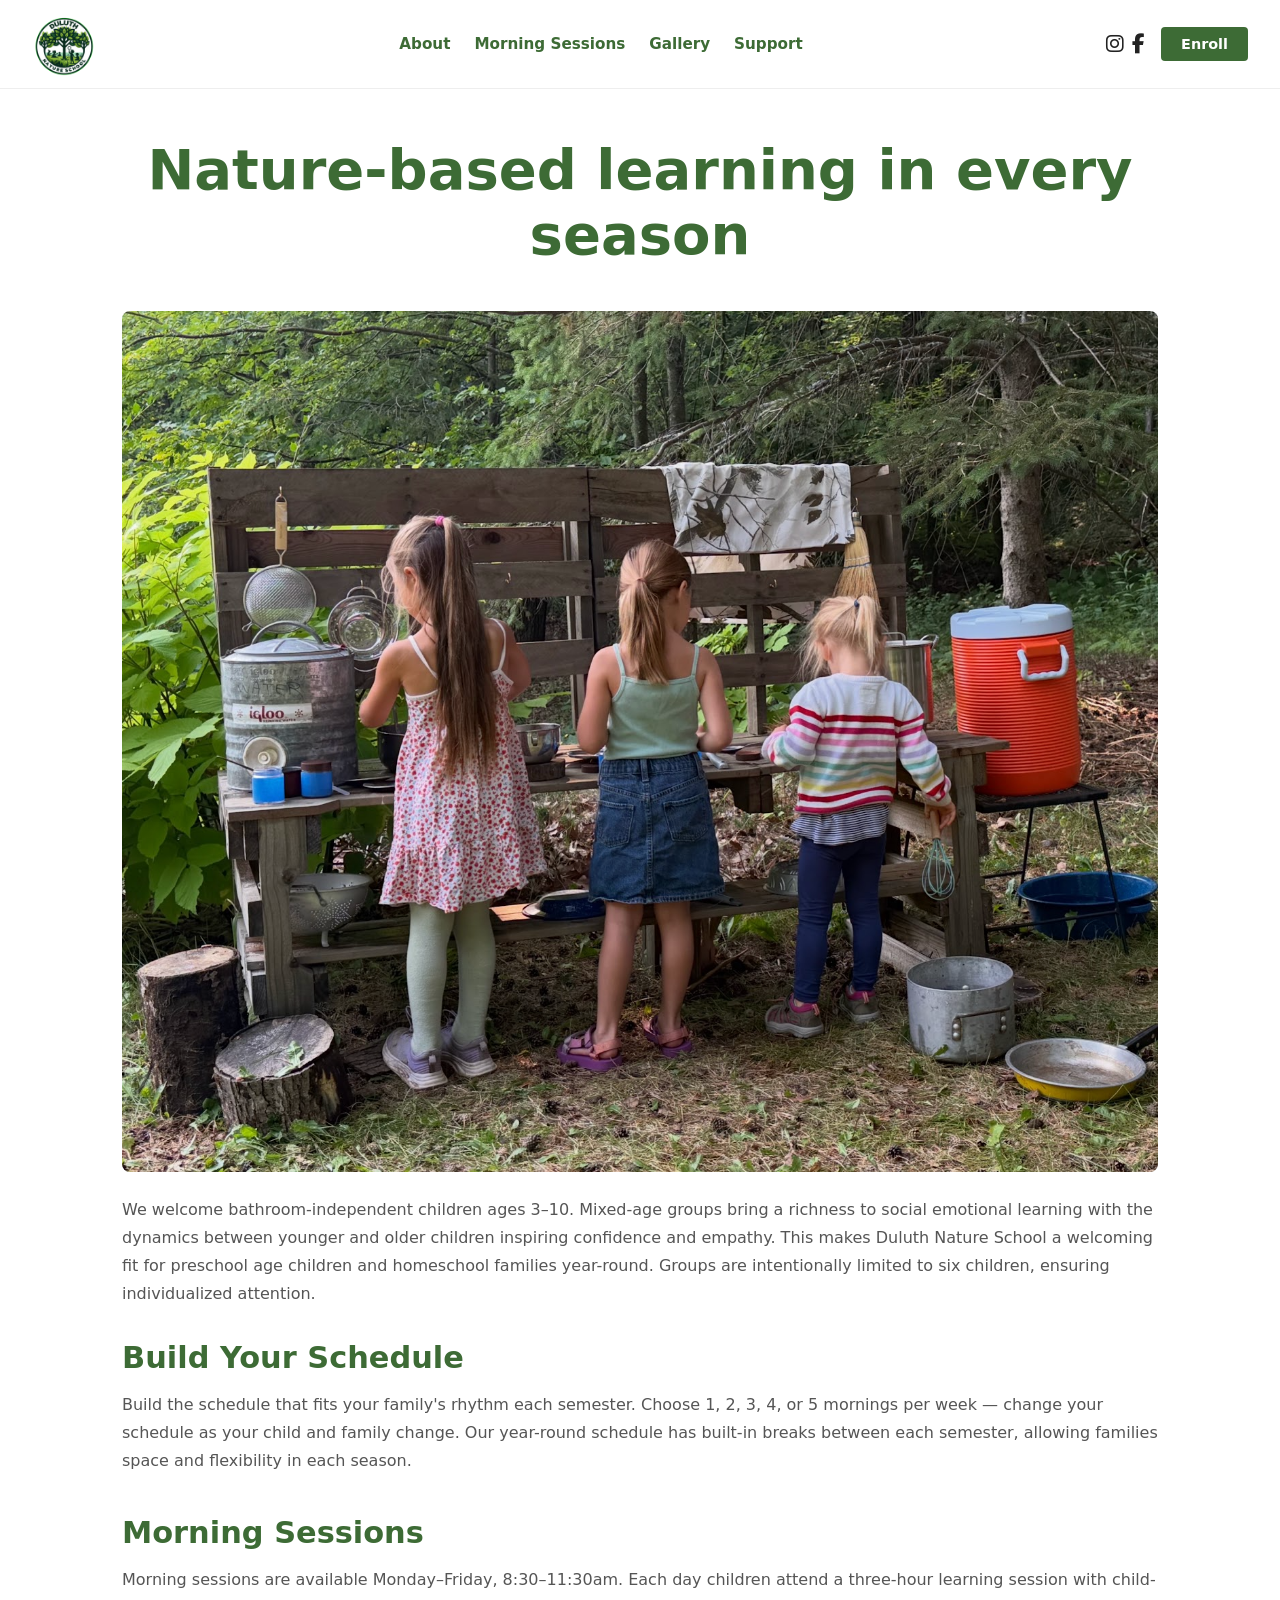
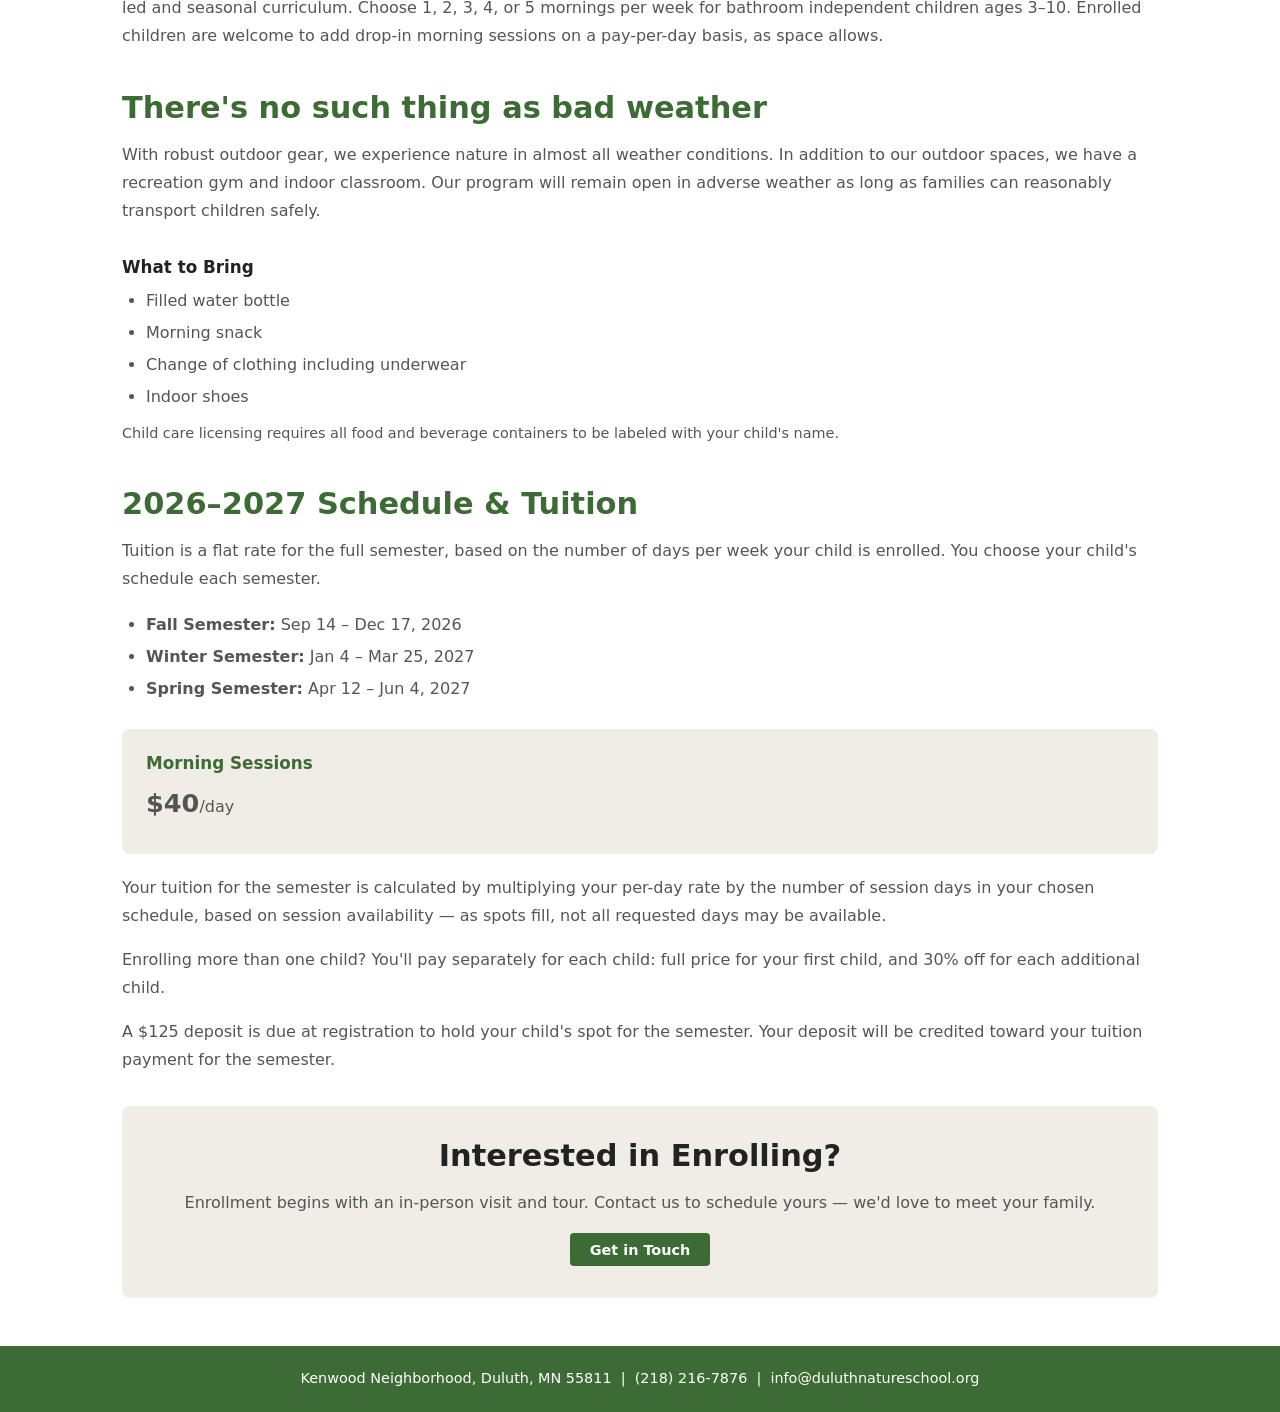
<file: sessions.html>
<!DOCTYPE html>
<html lang="en">
<head>
  <meta charset="UTF-8">
  <meta name="viewport" content="width=device-width, initial-scale=1.0">
  <title>Morning Sessions — Duluth Nature School</title>
  <meta name="description" content="Nature-based Morning Sessions for children ages 3–10 in Duluth's Kenwood Neighborhood.">
  <link rel="stylesheet" href="css/style.css">
  <link rel="stylesheet" href="https://cdnjs.cloudflare.com/ajax/libs/font-awesome/6.5.0/css/all.min.css">
</head>
<body>

  <nav>
    <div class="nav-logo">
      <a href="index.html"><img src="images/logo.png" alt="Duluth Nature School"></a>
    </div>
    <div class="nav-links">
      <a href="about.html">About</a>
      <a href="sessions.html">Morning Sessions</a>
      <!-- <a href="summer.html">Summer Sessions</a> --> <!-- hidden 2026-09; restore for next summer -->
      <a href="gallery.html">Gallery</a>
      <a href="fundraising.html">Support</a>
    </div>
    <div class="nav-right">
      <div class="nav-social">
        <a href="https://www.instagram.com/duluthnatureschool" target="_blank" rel="noopener" aria-label="Instagram"><i class="fab fa-instagram"></i></a>
        <a href="https://www.facebook.com/duluthnatureschool" target="_blank" rel="noopener" aria-label="Facebook"><i class="fab fa-facebook-f"></i></a>
      </div>
      <a href="enroll.html" class="btn">Enroll</a>
      <button class="nav-menu-btn" aria-label="Open menu">☰</button>
    </div>
  </nav>

  <div class="fundraising-hero" style="padding-bottom: 0.25rem;">
    <h1 style="color: var(--green);">Nature-based learning in every season</h1>
  </div>

  <div class="section" style="padding-top: 1.5rem;">

    <img src="images/gallery/mudkitchen3.png" alt="Three children playing at an outdoor mud kitchen surrounded by woods" style="width: 100%; border-radius: 8px; margin-bottom: 1.5rem;">

    <p>We welcome bathroom-independent children ages 3–10. Mixed-age groups bring a richness to social emotional learning with the dynamics between younger and older children inspiring confidence and empathy. This makes Duluth Nature School a welcoming fit for preschool age children and homeschool families year-round. Groups are intentionally limited to six children, ensuring individualized attention.</p>

    <h2 style="margin-top: 2rem; color: var(--green);">Build Your Schedule</h2>
    <p>Build the schedule that fits your family's rhythm each semester. Choose 1, 2, 3, 4, or 5 mornings per week — change your schedule as your child and family change. Our year-round schedule has built-in breaks between each semester, allowing families space and flexibility in each season.</p>

    <h2 style="margin-top: 2.5rem; color: var(--green);">Morning Sessions</h2>
    <p>Morning sessions are available Monday–Friday, 8:30–11:30am. Each day children attend a three-hour learning session with child-led and seasonal curriculum. Choose 1, 2, 3, 4, or 5 mornings per week for bathroom independent children ages 3–10. Enrolled children are welcome to add drop-in morning sessions on a pay-per-day basis, as space allows.</p>

    <h2 style="margin-top: 2.5rem; color: var(--green);">There's no such thing as bad weather</h2>
    <p>With robust outdoor gear, we experience nature in almost all weather conditions. In addition to our outdoor spaces, we have a recreation gym and indoor classroom. Our program will remain open in adverse weather as long as families can reasonably transport children safely.</p>

    <h3 style="margin-top: 2rem;">What to Bring</h3>
    <ul style="margin: 0.5rem 0 0.5rem 1.5rem; line-height: 2; color: var(--text-light);">
      <li>Filled water bottle</li>
      <li>Morning snack</li>
      <li>Change of clothing including underwear</li>
      <li>Indoor shoes</li>
    </ul>
    <p style="font-size: 0.9rem; color: var(--text-light);">Child care licensing requires all food and beverage containers to be labeled with your child's name.</p>

    <h2 style="margin-top: 2.5rem; color: var(--green);">2026–2027 Schedule &amp; Tuition</h2>
    <p>Tuition is a flat rate for the full semester, based on the number of days per week your child is enrolled. You choose your child's schedule each semester.</p>

    <ul style="margin: 0.5rem 0 1rem 1.5rem; line-height: 2; color: var(--text-light);">
      <li><strong>Fall Semester:</strong> Sep 14 – Dec 17, 2026</li>
      <li><strong>Winter Semester:</strong> Jan 4 – Mar 25, 2027</li>
      <li><strong>Spring Semester:</strong> Apr 12 – Jun 4, 2027</li>
    </ul>

    <div class="feature-grid" style="margin-top: 1.5rem;">
      <div class="feature-card">
        <h3>Morning Sessions</h3>
        <p style="font-size: 1.6rem; font-weight: 700; margin: 0.25rem 0;">$40<span style="font-size: 1rem; font-weight: 400;">/day</span></p>
      </div>
    </div>

    <p style="margin-top: 1.25rem;">Your tuition for the semester is calculated by multiplying your per-day rate by the number of session days in your chosen schedule, based on session availability — as spots fill, not all requested days may be available.</p>

    <p>Enrolling more than one child? You'll pay separately for each child: full price for your first child, and 30% off for each additional child.</p>

    <p style="margin-top: 0.75rem;">A $125 deposit is due at registration to hold your child's spot for the semester. Your deposit will be credited toward your tuition payment for the semester.</p>

    <div style="background: var(--sage); border-radius: 8px; padding: 2rem; text-align: center; margin-top: 2rem;">
      <h2>Interested in Enrolling?</h2>
      <p>Enrollment begins with an in-person visit and tour. Contact us to schedule yours — we'd love to meet your family.</p>
      <a href="mailto:info@duluthnatureschool.org" class="btn">Get in Touch</a>
    </div>

  </div>

  <footer>
    Kenwood Neighborhood, Duluth, MN 55811 &nbsp;|&nbsp; (218) 216-7876 &nbsp;|&nbsp;
    <a href="mailto:info@duluthnatureschool.org">info@duluthnatureschool.org</a>
  </footer>

  <script src="js/main.js"></script>
</body>
</html>
</file>
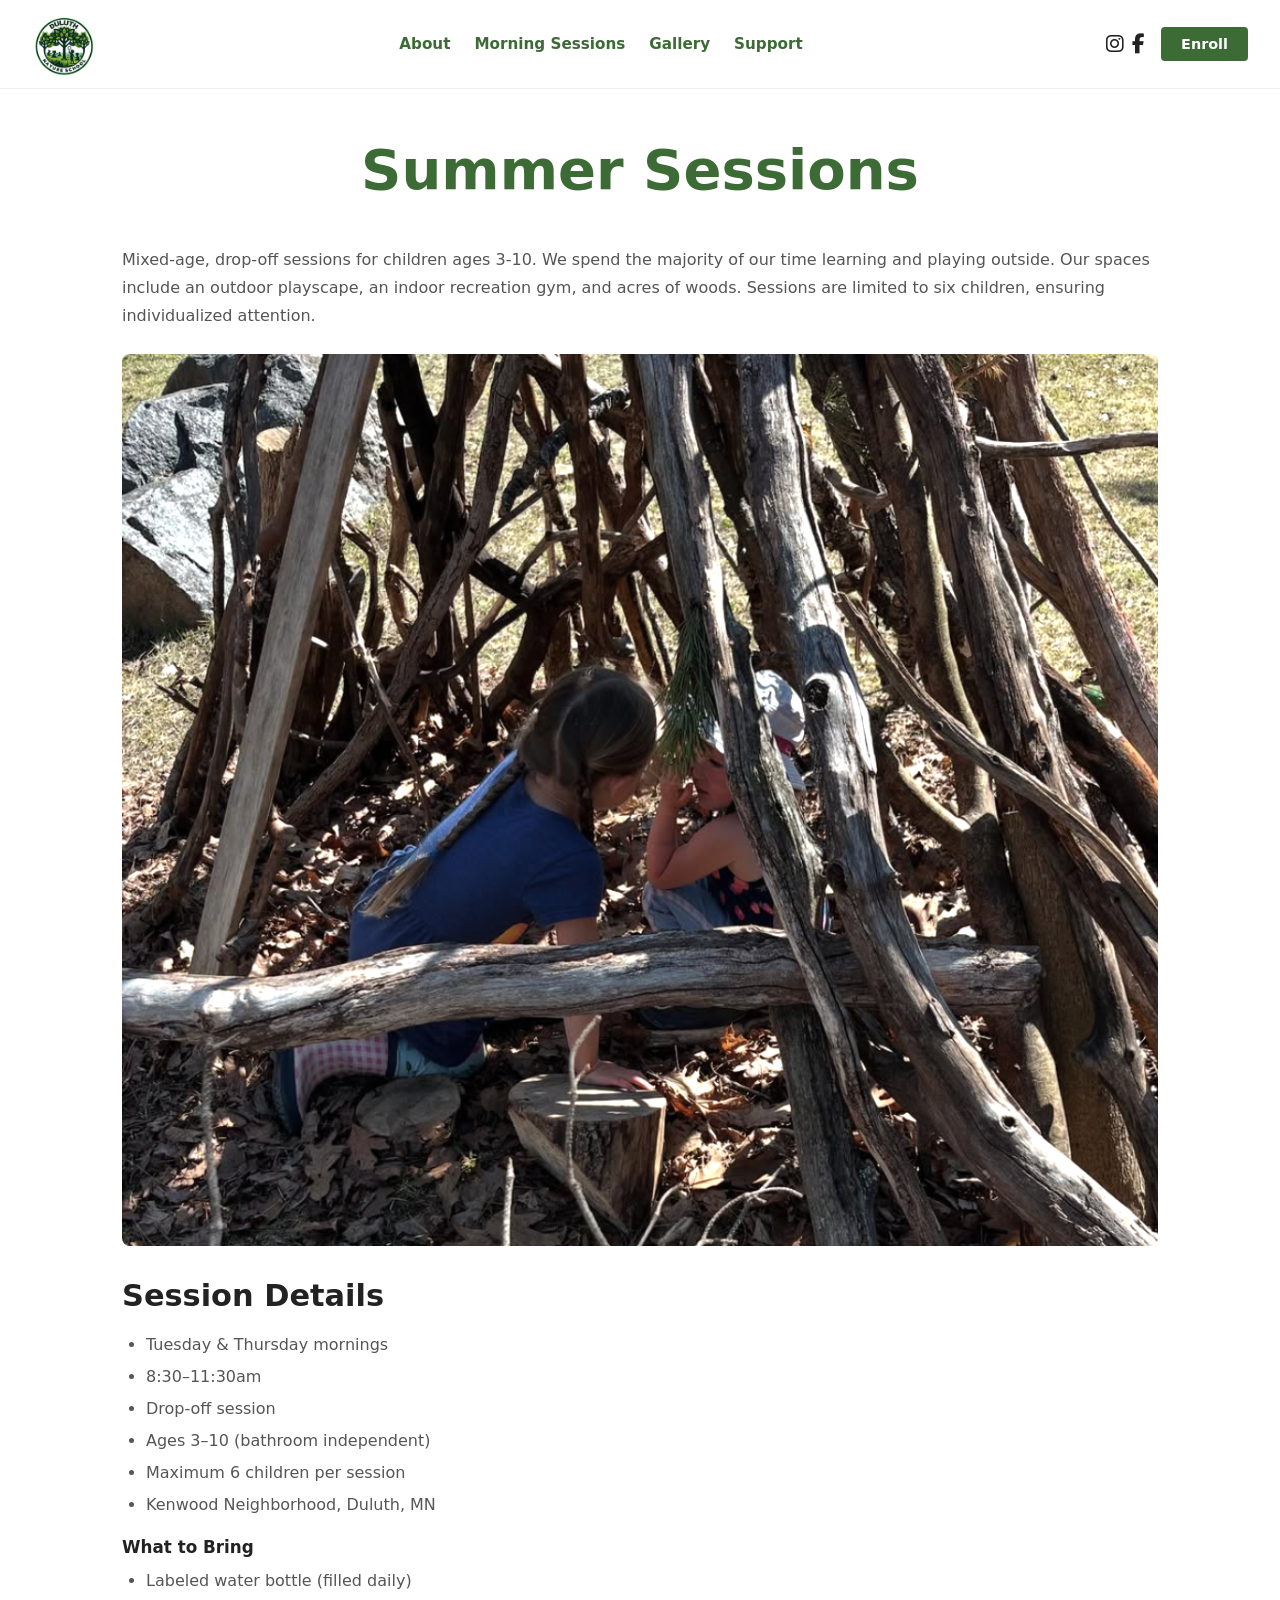
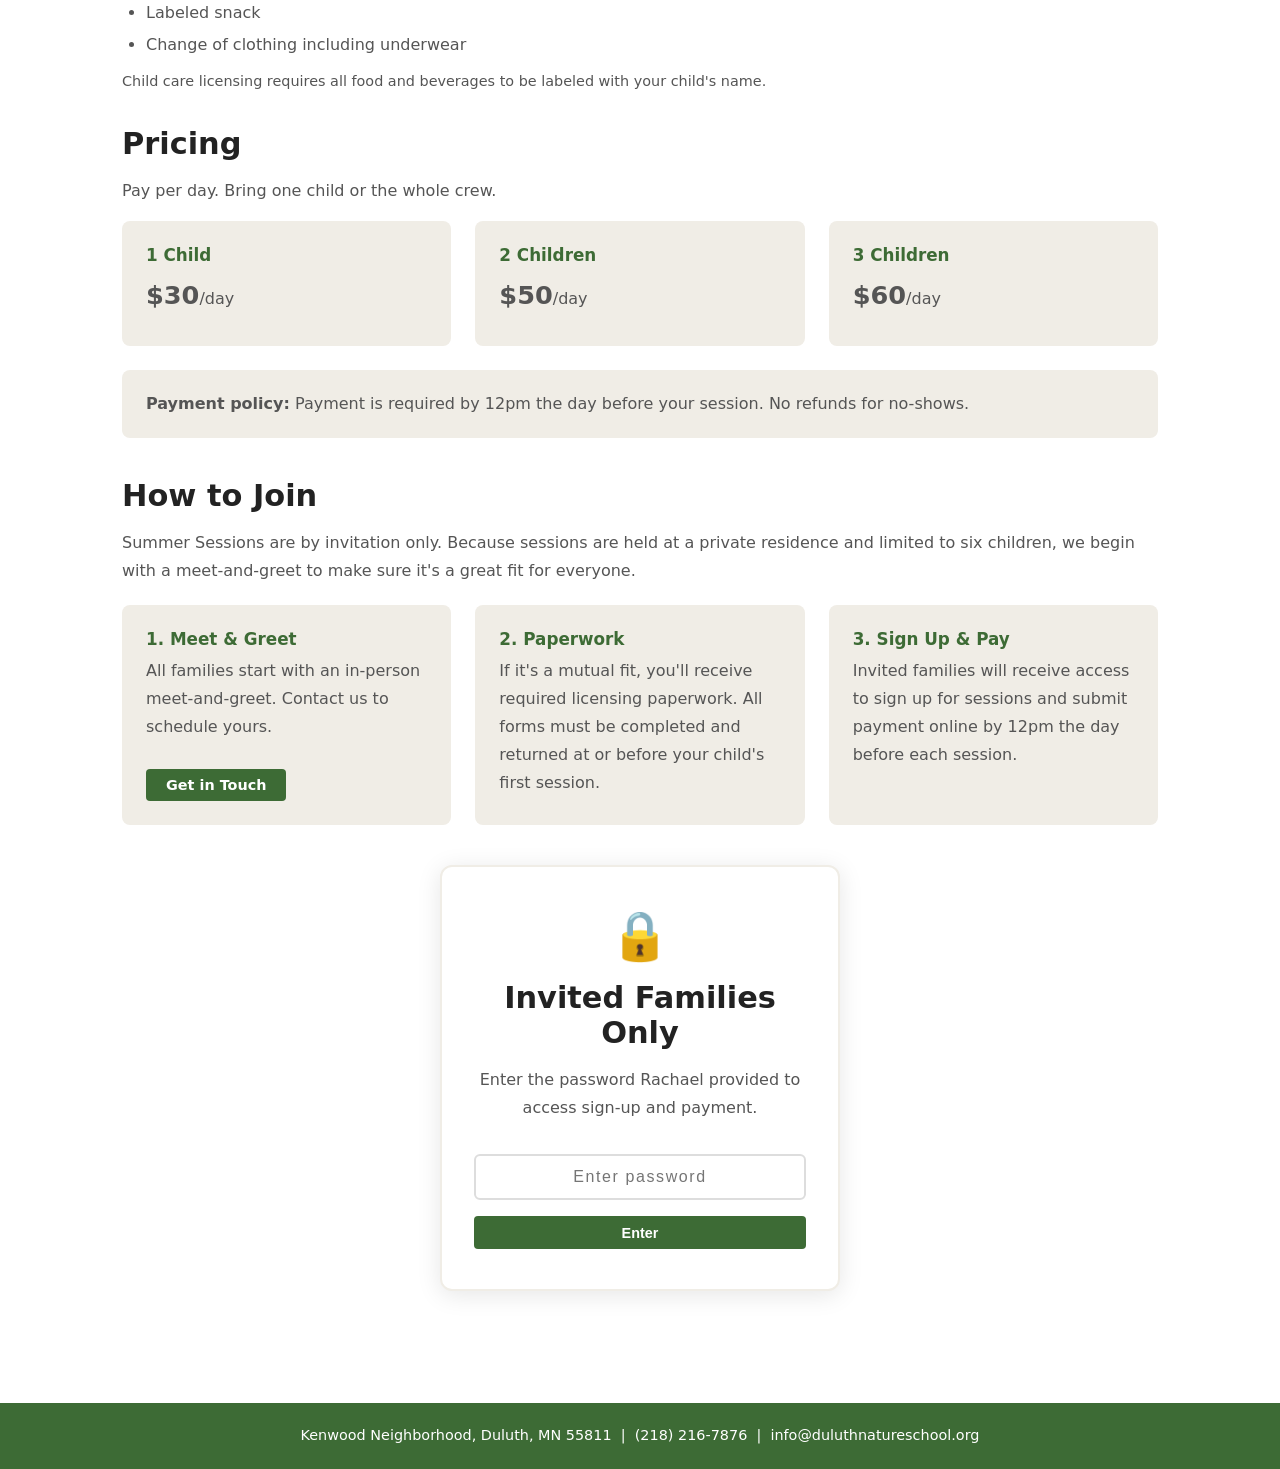
<file: summer.html>
<!DOCTYPE html>
<html lang="en">
<head>
  <meta charset="UTF-8">
  <meta name="viewport" content="width=device-width, initial-scale=1.0">
  <title>Summer Sessions — Duluth Nature School</title>
  <meta name="description" content="Flexible drop-in summer sessions for children ages 3–10 in Duluth's Kenwood Neighborhood. Tuesday–Thursday mornings, pay per day.">
  <link rel="stylesheet" href="css/style.css">
  <link rel="stylesheet" href="https://cdnjs.cloudflare.com/ajax/libs/font-awesome/6.5.0/css/all.min.css">
</head>
<body>

  <nav>
    <div class="nav-logo">
      <a href="index.html"><img src="images/logo.png" alt="Duluth Nature School"></a>
    </div>
    <div class="nav-links">
      <a href="about.html">About</a>
      <a href="sessions.html">Morning Sessions</a>
      <!-- <a href="summer.html">Summer Sessions</a> --> <!-- hidden 2026-09; restore for next summer -->
      <a href="gallery.html">Gallery</a>
      <a href="fundraising.html">Support</a>
    </div>
    <div class="nav-right">
      <div class="nav-social">
        <a href="https://www.instagram.com/duluthnatureschool" target="_blank" rel="noopener" aria-label="Instagram"><i class="fab fa-instagram"></i></a>
        <a href="https://www.facebook.com/duluthnatureschool" target="_blank" rel="noopener" aria-label="Facebook"><i class="fab fa-facebook-f"></i></a>
      </div>
      <a href="enroll.html" class="btn">Enroll</a>
      <button class="nav-menu-btn" aria-label="Open menu">☰</button>
    </div>
  </nav>

  <div class="fundraising-hero" style="padding-bottom: 0.25rem;">
    <h1 style="color: var(--green);">Summer Sessions</h1>
  </div>

  <div class="section" style="padding-top: 1.5rem;">

    <p>Mixed-age, drop-off sessions for children ages 3-10. We spend the majority of our time learning and playing outside. Our spaces include an outdoor playscape, an indoor recreation gym, and acres of woods. Sessions are limited to six children, ensuring individualized attention.</p>

    <img src="images/gallery/stickfort1.png" alt="Children playing in a stick fort at Duluth Nature School" style="width: 100%; border-radius: 8px; margin: 1.5rem 0;">

    <h2 style="margin-top: 2rem;">Session Details</h2>
    <ul style="margin: 0.5rem 0 1rem 1.5rem; line-height: 2; color: var(--text-light);">
      <li>Tuesday &amp; Thursday mornings</li>
      <li>8:30–11:30am</li>
      <li>Drop-off session</li>
      <li>Ages 3–10 (bathroom independent)</li>
      <li>Maximum 6 children per session</li>
      <li>Kenwood Neighborhood, Duluth, MN</li>
    </ul>

    <h3 style="margin-top: 0.5rem;">What to Bring</h3>
    <ul style="margin: 0.5rem 0 0.5rem 1.5rem; line-height: 2; color: var(--text-light);">
      <li>Labeled water bottle (filled daily)</li>
      <li>Labeled snack</li>
      <li>Change of clothing including underwear</li>
    </ul>
    <p style="font-size: 0.9rem; color: var(--text-light);">Child care licensing requires all food and beverages to be labeled with your child's name.</p>

    <h2 style="margin-top: 2rem;">Pricing</h2>
    <p>Pay per day. Bring one child or the whole crew.</p>

    <div class="feature-grid" style="margin-top: 1rem;">
      <div class="feature-card">
        <h3>1 Child</h3>
        <p style="font-size: 1.6rem; font-weight: 700; margin: 0.25rem 0;">$30<span style="font-size: 1rem; font-weight: 400;">/day</span></p>
      </div>
      <div class="feature-card">
        <h3>2 Children</h3>
        <p style="font-size: 1.6rem; font-weight: 700; margin: 0.25rem 0;">$50<span style="font-size: 1rem; font-weight: 400;">/day</span></p>
      </div>
      <div class="feature-card">
        <h3>3 Children</h3>
        <p style="font-size: 1.6rem; font-weight: 700; margin: 0.25rem 0;">$60<span style="font-size: 1rem; font-weight: 400;">/day</span></p>
      </div>
    </div>

    <div style="background: var(--sage); border-radius: 8px; padding: 1.25rem 1.5rem; margin-top: 1.5rem;">
      <p style="margin: 0;"><strong>Payment policy:</strong> Payment is required by 12pm the day before your session. No refunds for no-shows.</p>
    </div>

    <h2 style="margin-top: 2.5rem;">How to Join</h2>
    <p>Summer Sessions are by invitation only. Because sessions are held at a private residence and limited to six children, we begin with a meet-and-greet to make sure it's a great fit for everyone.</p>

    <div class="feature-grid" style="margin-top: 1.25rem;">
      <div class="feature-card">
        <h3>1. Meet &amp; Greet</h3>
        <p>All families start with an in-person meet-and-greet. Contact us to schedule yours.</p>
        <a href="mailto:info@duluthnatureschool.org" class="btn" style="margin-top: 0.75rem; font-size: 0.9rem; padding: 0.5rem 1.25rem;">Get in Touch</a>
      </div>
      <div class="feature-card">
        <h3>2. Paperwork</h3>
        <p>If it's a mutual fit, you'll receive required licensing paperwork. All forms must be completed and returned at or before your child's first session.</p>
      </div>
      <div class="feature-card">
        <h3>3. Sign Up &amp; Pay</h3>
        <p>Invited families will receive access to sign up for sessions and submit payment online by 12pm the day before each session.</p>
      </div>
    </div>

    <!-- PASSWORD GATE -->
    <div id="summer-gate" class="password-gate" style="margin-top: 2.5rem;">
      <div class="lock-icon">🔒</div>
      <h2>Invited Families Only</h2>
      <p style="color: var(--text-light); margin-top: 0.5rem;">Enter the password Rachael provided to access sign-up and payment.</p>
      <input type="password" id="summer-password-input" class="password-input" placeholder="Enter password" autocomplete="off">
      <button id="summer-password-btn" class="btn" style="width: 100%;">Enter</button>
      <p id="summer-password-error" class="password-error">Incorrect password. Please try again.</p>
    </div>

    <!-- SIGN UP & PAY (hidden until password entered) -->
    <div id="summer-content" style="display: none;">

      <h2 style="margin-top: 2.5rem;">Sign Up for Dates</h2>
      <p>Summer Sessions are full for the remainder of the season — sign-ups are closed. Already enrolled? Use the payment links below for your remaining sessions.</p>
      <span class="btn" style="font-size: 1.1rem; padding: 0.75rem 2rem; margin-top: 0.5rem; display: inline-block; opacity: 0.5; cursor: not-allowed; pointer-events: none;">Sessions Full</span>

      <h2 style="margin-top: 2.5rem;">Pay for Your Sessions</h2>
      <p>Click the button that matches the number of children attending and enter the number of days you're paying for at checkout.</p>

      <div style="display: flex; gap: 1rem; flex-wrap: wrap; margin-top: 1rem;">
        <a href="https://buy.stripe.com/8x23cw5S2gKJaN69n62go01" target="_blank" rel="noopener" class="btn" style="font-size: 1rem; padding: 0.75rem 1.75rem;">Pay — 1 Child ($30/day)</a>
        <a href="https://buy.stripe.com/fZu00kcgq8ed9J242M2go02" target="_blank" rel="noopener" class="btn" style="font-size: 1rem; padding: 0.75rem 1.75rem;">Pay — 2 Children ($50/day)</a>
        <a href="https://buy.stripe.com/9B66oIeoy1PP4oI2YI2go03" target="_blank" rel="noopener" class="btn" style="font-size: 1rem; padding: 0.75rem 1.75rem;">Pay — 3 Children ($60/day)</a>
      </div>

      <p style="margin-top: 1rem; font-size: 0.85rem; color: var(--text-light);">You'll be taken to a secure Stripe payment page. Payment is due by 12pm the day before each session. No refunds for no-shows.</p>

    </div>

  </div>

  <footer>
    Kenwood Neighborhood, Duluth, MN 55811 &nbsp;|&nbsp; (218) 216-7876 &nbsp;|&nbsp;
    <a href="mailto:info@duluthnatureschool.org">info@duluthnatureschool.org</a>
  </footer>

  <script src="js/main.js"></script>
</body>
</html>
</file>
<file: css/style.css>
/* ===== CUSTOM PROPERTIES (brand colors) ===== */
:root {
  --green: #3d6b35;
  --green-dark: #2d5227;
  --sage: #f0ede6;
  --white: #ffffff;
  --text: #222222;
  --text-light: #555555;
}

/* ===== RESET ===== */
*, *::before, *::after { box-sizing: border-box; margin: 0; padding: 0; }
body { font-family: system-ui, -apple-system, BlinkMacSystemFont, sans-serif; color: var(--text); background: var(--white); }
img { max-width: 100%; display: block; }
a { color: inherit; text-decoration: none; }

/* ===== ANNOUNCEMENT BANNER ===== */
.banner {
  background: #111;
  color: white;
  text-align: center;
  padding: 0.5rem 3rem;
  font-size: 0.85rem;
  position: relative;
}
.banner-close {
  position: absolute;
  right: 1rem;
  top: 50%;
  transform: translateY(-50%);
  background: none;
  border: none;
  color: white;
  font-size: 1.4rem;
  cursor: pointer;
  line-height: 1;
}

/* ===== NAVIGATION ===== */
nav {
  background: white;
  padding: 0.75rem 2rem;
  display: flex;
  align-items: center;
  justify-content: space-between;
  border-bottom: 1px solid #eee;
  position: sticky;
  top: 0;
  z-index: 100;
}
.nav-links {
  display: flex;
  gap: 1.5rem;
}
.nav-links a {
  font-weight: 600;
  color: var(--green);
  font-size: 0.95rem;
}
.nav-links a:hover { text-decoration: underline; }
.nav-logo img {
  width: 64px;
  height: 64px;
  border-radius: 50%;
}
.nav-right {
  display: flex;
  align-items: center;
  gap: 1rem;
}
.nav-social {
  display: flex;
  gap: 0.5rem;
  font-size: 1.25rem;
}
.nav-menu-btn {
  display: none;
  background: none;
  border: none;
  font-size: 1.5rem;
  cursor: pointer;
  color: var(--green);
}

/* ===== BUTTONS ===== */
.btn {
  display: inline-block;
  background: var(--green);
  color: white;
  padding: 0.55rem 1.25rem;
  border-radius: 4px;
  font-weight: 700;
  font-size: 0.9rem;
  border: none;
  cursor: pointer;
  transition: background 0.15s;
}
.btn:hover { background: var(--green-dark); }

/* ===== HERO ===== */
.hero {
  position: relative;
  overflow: hidden;
  display: flex;
  justify-content: center;
  padding: clamp(1.5rem, 4vw, 3rem) 1.5rem;
  background: var(--sage);
}
.hero-backdrop {
  position: absolute;
  inset: 0;
  width: 100%;
  height: 100%;
  object-fit: cover;
  object-position: center 35%;
  transform: scale(1.15);
  filter: blur(7px) saturate(1.1) brightness(1.03);
  opacity: 0.8;
}
.hero-backdrop-fade {
  position: absolute;
  inset: 0;
  background: radial-gradient(ellipse 55% 70% at center, rgba(240,237,230,0) 0%, rgba(240,237,230,0.4) 65%, var(--sage) 96%);
}
.hero-photo {
  position: relative;
  z-index: 1;
  width: 100%;
  max-width: 460px;
  border-radius: 18px;
  overflow: hidden;
  box-shadow: 0 24px 48px -18px rgba(30, 40, 20, 0.4);
}
.hero-bg {
  display: block;
  width: 100%;
  height: auto;
}
.hero-content {
  position: absolute;
  inset: 0;
  display: flex;
  align-items: flex-end;
  justify-content: center;
  padding: 1.75rem 1.5rem;
  background: linear-gradient(to top, rgba(8, 16, 6, 0.72) 0%, rgba(8, 16, 6, 0.22) 40%, rgba(8, 16, 6, 0) 65%);
}
.hero-title {
  color: white;
  font-size: clamp(1.05rem, 4.3vw, 1.6rem);
  font-weight: 900;
  line-height: 1.2;
  white-space: nowrap;
  text-shadow: 0 2px 10px rgba(0,0,0,0.45);
}

/* ===== PAGE SECTIONS ===== */
.section {
  padding: 3rem 2rem;
  max-width: 1100px;
  margin: 0 auto;
}
.section-sage {
  background: var(--sage);
  padding: 3rem 2rem;
}
.section-sage .section-inner {
  max-width: 1100px;
  margin: 0 auto;
}
h1 { font-size: clamp(1.8rem, 4vw, 2.8rem); font-weight: 900; margin-bottom: 1rem; }
h2 { font-size: clamp(1.3rem, 3vw, 1.9rem); font-weight: 700; margin-bottom: 1rem; color: var(--text); }
h3 { font-size: 1.05rem; font-weight: 700; margin-bottom: 0.5rem; }
p { line-height: 1.75; color: var(--text-light); margin-bottom: 1rem; }
p:last-child { margin-bottom: 0; }

/* ===== FEATURE CARDS (home page) ===== */
.feature-grid {
  display: grid;
  grid-template-columns: repeat(auto-fit, minmax(200px, 1fr));
  gap: 1.5rem;
  margin-top: 2rem;
}
.feature-card {
  background: var(--sage);
  padding: 1.5rem;
  border-radius: 8px;
}
.feature-card h3 { color: var(--green); }

/* ===== TWO-PHOTO GRID (home page) ===== */
.photo-pair {
  display: grid;
  grid-template-columns: 1fr 1fr;
  gap: 1rem;
  margin-top: 2rem;
}
.photo-pair img {
  width: 100%;
  height: 260px;
  object-fit: cover;
  border-radius: 8px;
}

/* ===== ABOUT PAGE ===== */
.about-layout {
  display: grid;
  grid-template-columns: 1fr 2fr;
  gap: 2.5rem;
  align-items: start;
  margin-bottom: 2rem;
}
.about-photo {
  width: 100%;
  border-radius: 8px;
}
.blockquote {
  border-left: 4px solid var(--green);
  padding: 1rem 1.5rem;
  background: #f5f9f3;
  margin: 2rem 0;
  font-style: italic;
  line-height: 1.85;
  color: var(--text);
}
.blockquote cite {
  display: block;
  margin-top: 0.75rem;
  font-style: normal;
  font-size: 0.9rem;
  color: var(--text-light);
}

/* ===== PRICING TABLE (mornings/homeschool pages) ===== */
.table-wrap { overflow-x: auto; margin: 1.5rem 0; }
.price-table {
  width: 100%;
  border-collapse: collapse;
  min-width: 500px;
}
.price-table th {
  background: var(--green);
  color: white;
  padding: 0.75rem 1rem;
  text-align: left;
  font-size: 0.9rem;
}
.price-table td {
  padding: 0.65rem 1rem;
  border-bottom: 1px solid #e8e8e8;
  font-size: 0.9rem;
}
.price-table tr:hover td { background: var(--sage); }
.price-table .tbd { color: #999; font-style: italic; }

/* ===== GALLERY PAGE ===== */
/* Masonry layout via CSS columns: each photo keeps its natural aspect
   ratio (no cropping/stretching) and portrait/landscape shots interleave
   automatically, with no per-photo configuration needed. */
.gallery-grid {
  column-count: 3;
  column-gap: 0.75rem;
}
.gallery-grid img {
  width: 100%;
  height: auto;
  display: block;
  margin: 0 0 0.75rem;
  border-radius: 6px;
  cursor: pointer;
  transition: opacity 0.2s;
  break-inside: avoid;
}
.gallery-grid img:hover { opacity: 0.82; }

/* ===== LIGHTBOX ===== */
.lightbox {
  display: none;
  position: fixed;
  inset: 0;
  background: rgba(0,0,0,0.92);
  z-index: 1000;
  align-items: center;
  justify-content: center;
}
.lightbox.active { display: flex; }
.lightbox-img {
  max-width: 90vw;
  max-height: 90vh;
  object-fit: contain;
  border-radius: 4px;
}
.lightbox-close {
  position: absolute;
  top: 1rem;
  right: 1.5rem;
  color: white;
  font-size: 2.5rem;
  cursor: pointer;
  background: none;
  border: none;
  line-height: 1;
}
.lightbox-arrow {
  position: absolute;
  top: 50%;
  transform: translateY(-50%);
  color: white;
  font-size: 2.5rem;
  cursor: pointer;
  background: none;
  border: none;
  line-height: 1;
  padding: 0.5rem 0.75rem;
  opacity: 0.8;
  transition: opacity 0.2s;
}
.lightbox-arrow:hover { opacity: 1; }
.lightbox-prev { left: 0.5rem; }
.lightbox-next { right: 0.5rem; }
@media (max-width: 600px) {
  .lightbox-arrow { font-size: 1.8rem; padding: 0.5rem; }
}

/* ===== FUNDRAISING PAGE ===== */
.fundraising-hero {
  text-align: center;
  padding: 3rem 2rem 1rem;
}
.fundraising-hero h1 { font-size: clamp(2rem, 5vw, 3.5rem); }
.why-grid {
  display: grid;
  grid-template-columns: repeat(3, 1fr);
  gap: 1.5rem;
  margin-top: 2rem;
}
.why-card { text-align: center; padding: 1.25rem; }
.why-card h3 { color: var(--green); font-size: 1rem; }

/* ===== ENROLL PAGE ===== */
.password-gate {
  max-width: 400px;
  margin: 4rem auto;
  text-align: center;
  padding: 2.5rem 2rem;
  background: white;
  border-radius: 12px;
  box-shadow: 0 4px 24px rgba(0,0,0,0.1);
  border: 2px solid var(--sage);
}
.password-gate .lock-icon { font-size: 3rem; margin-bottom: 1rem; }
.password-input {
  width: 100%;
  padding: 0.75rem;
  border: 2px solid #ddd;
  border-radius: 6px;
  font-size: 1rem;
  margin: 1rem 0;
  text-align: center;
  letter-spacing: 0.1em;
}
.password-input:focus { outline: none; border-color: var(--green); }
.password-error {
  color: #cc0000;
  font-size: 0.875rem;
  margin-top: 0.5rem;
  display: none;
}
.enroll-content { display: none; }

.form-section { max-width: 600px; margin: 0 auto 3rem; }
.form-group { margin-bottom: 1.25rem; }
.form-label {
  display: block;
  font-weight: 600;
  margin-bottom: 0.4rem;
  font-size: 0.9rem;
  color: var(--text);
}
.form-input {
  width: 100%;
  padding: 0.65rem 0.75rem;
  border: 1px solid #ccc;
  border-radius: 6px;
  font-size: 0.95rem;
  font-family: inherit;
}
.form-input:focus { outline: none; border-color: var(--green); }
.checkbox-group { display: flex; gap: 1.5rem; flex-wrap: wrap; margin-top: 0.25rem; }
.checkbox-label { display: flex; align-items: center; gap: 0.4rem; font-size: 0.95rem; cursor: pointer; }

.pay-section { max-width: 700px; margin: 0 auto; }
.pay-btn {
  background: var(--green);
  color: white;
  border: none;
  padding: 0.4rem 0.85rem;
  border-radius: 4px;
  font-size: 0.82rem;
  font-weight: 600;
  cursor: pointer;
  text-decoration: none;
  display: inline-block;
  transition: background 0.15s;
}
.pay-btn:hover { background: var(--green-dark); }
.pay-table { width: 100%; border-collapse: collapse; }
.pay-table th {
  background: var(--green);
  color: white;
  padding: 0.65rem 1rem;
  text-align: left;
  font-size: 0.85rem;
}
.pay-table td {
  padding: 0.6rem 1rem;
  border-bottom: 1px solid #eee;
  font-size: 0.88rem;
}
.pay-table tr:hover td { background: var(--sage); }

/* ===== FOOTER ===== */
footer {
  background: var(--green);
  color: white;
  text-align: center;
  padding: 1.25rem 1rem;
  font-size: 0.9rem;
  line-height: 1.8;
}
footer a { color: white; }
footer a:hover { text-decoration: underline; }

/* ===== MOBILE RESPONSIVE ===== */
@media (max-width: 768px) {
  nav { flex-wrap: wrap; position: relative; padding: 0.75rem 1rem; }
  .nav-links {
    display: none;
    flex-direction: column;
    width: 100%;
    order: 4;
    padding: 0.75rem 0;
    gap: 0.75rem;
    border-top: 1px solid #eee;
    margin-top: 0.5rem;
  }
  .nav-links.open { display: flex; }
  .nav-menu-btn { display: block; }
  .about-layout { grid-template-columns: 1fr; }
  .gallery-grid { column-count: 2; }
  .why-grid { grid-template-columns: 1fr; }
  .photo-pair { grid-template-columns: 1fr; }
  .feature-grid { grid-template-columns: 1fr; }
}
@media (max-width: 480px) {
  .gallery-grid { column-count: 1; }
  .section { padding: 2rem 1rem; }
}
</file>
